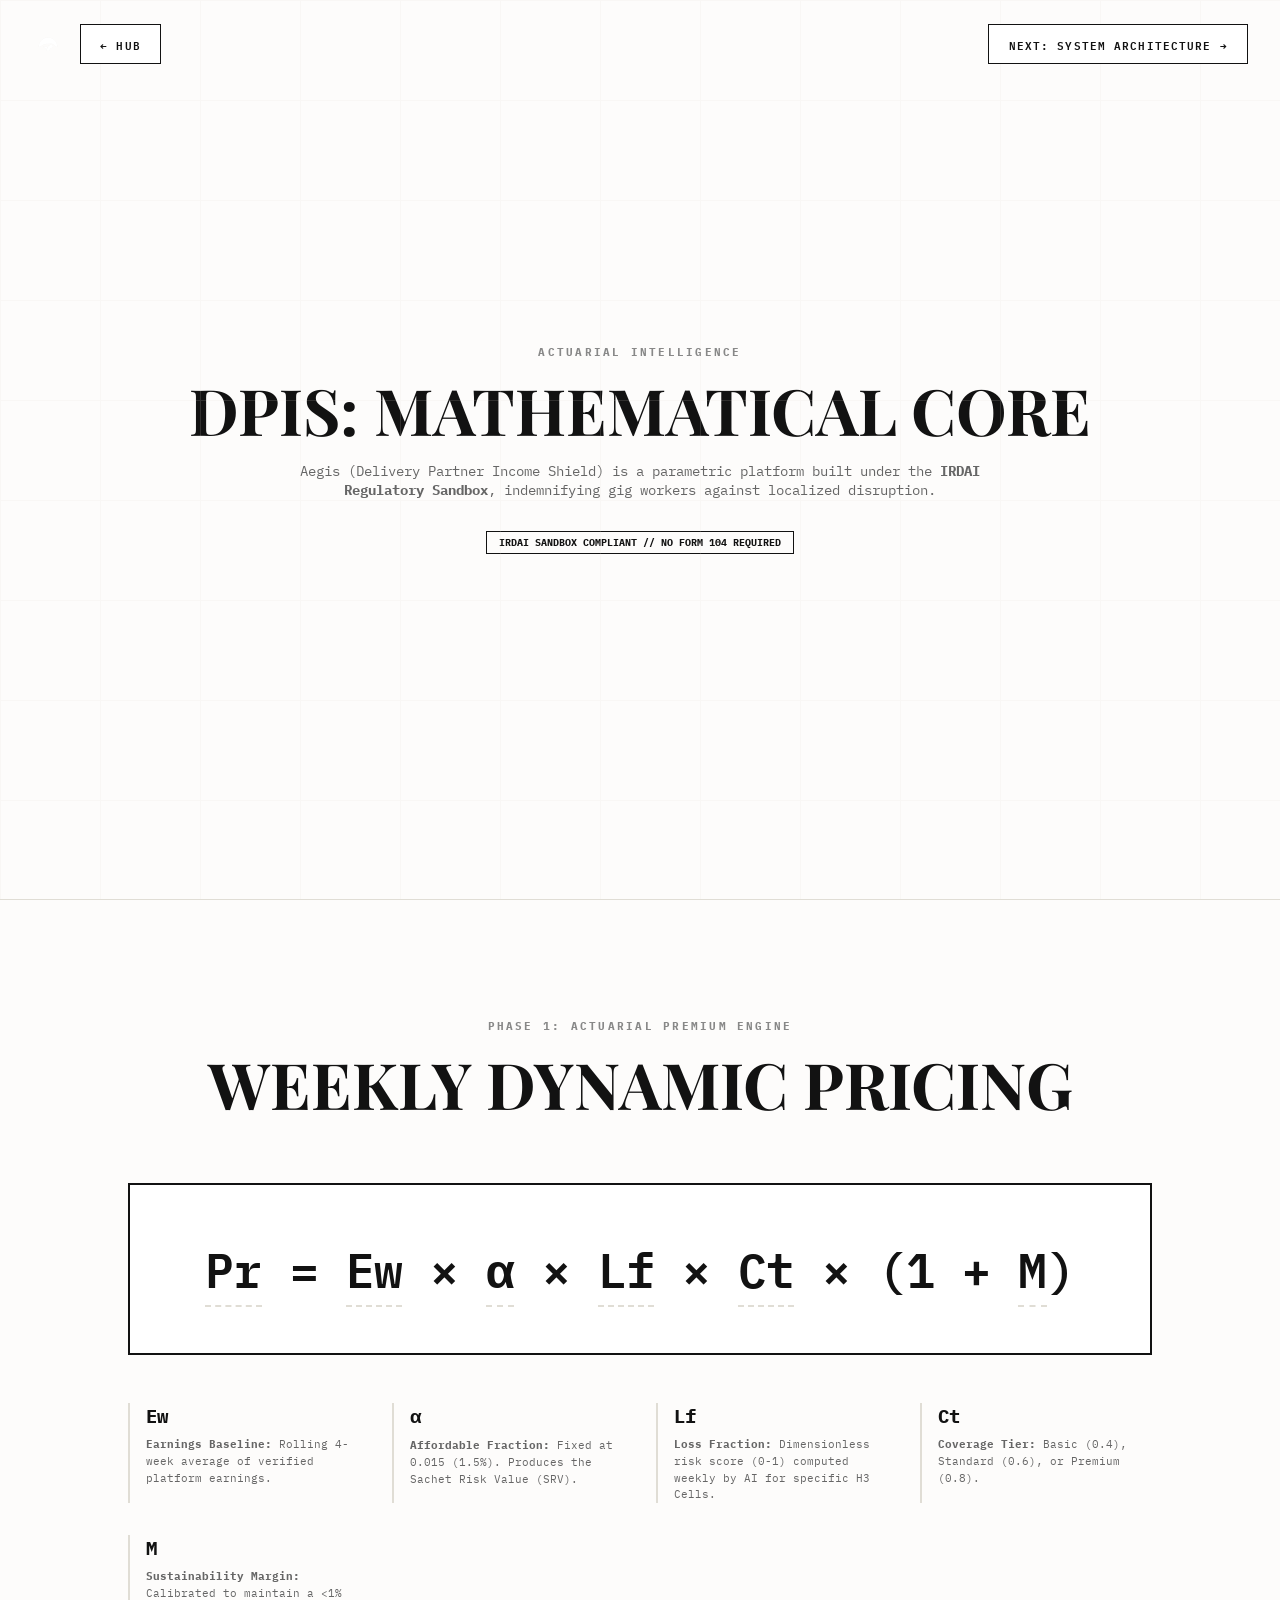
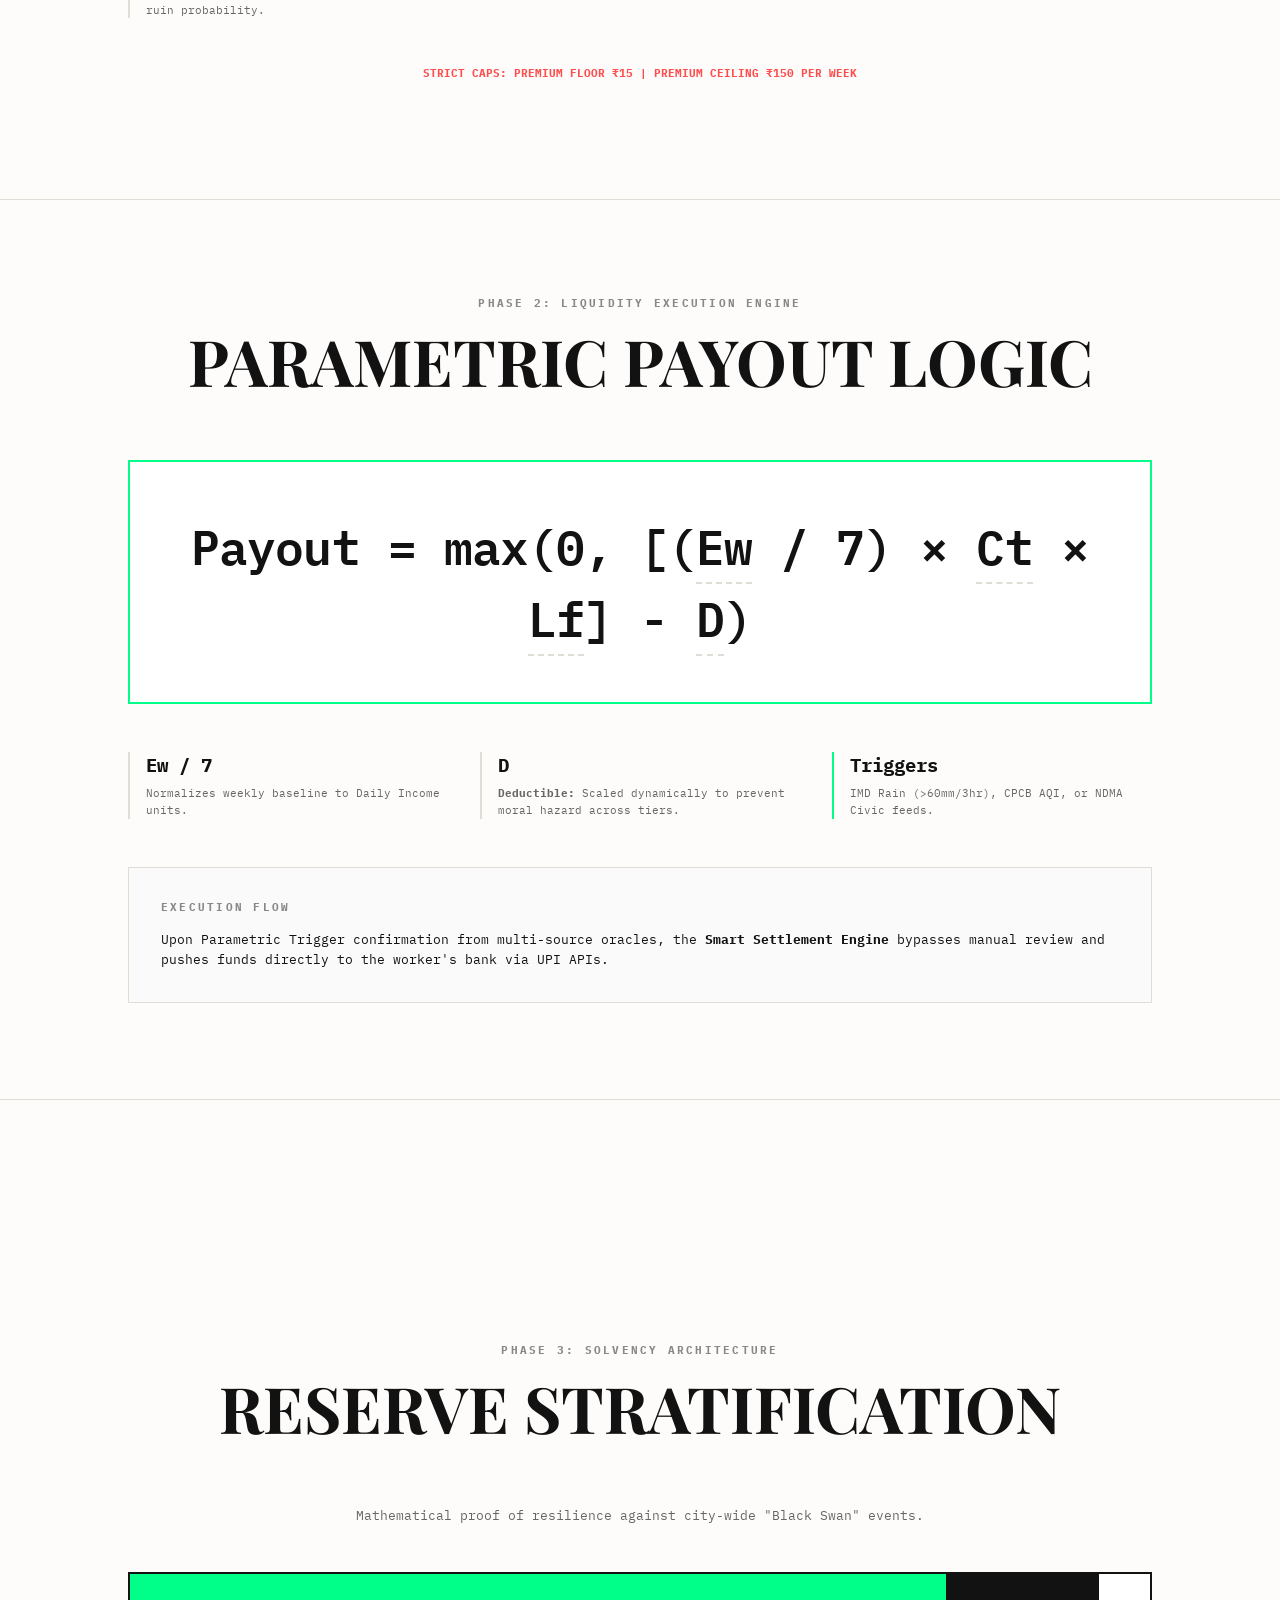
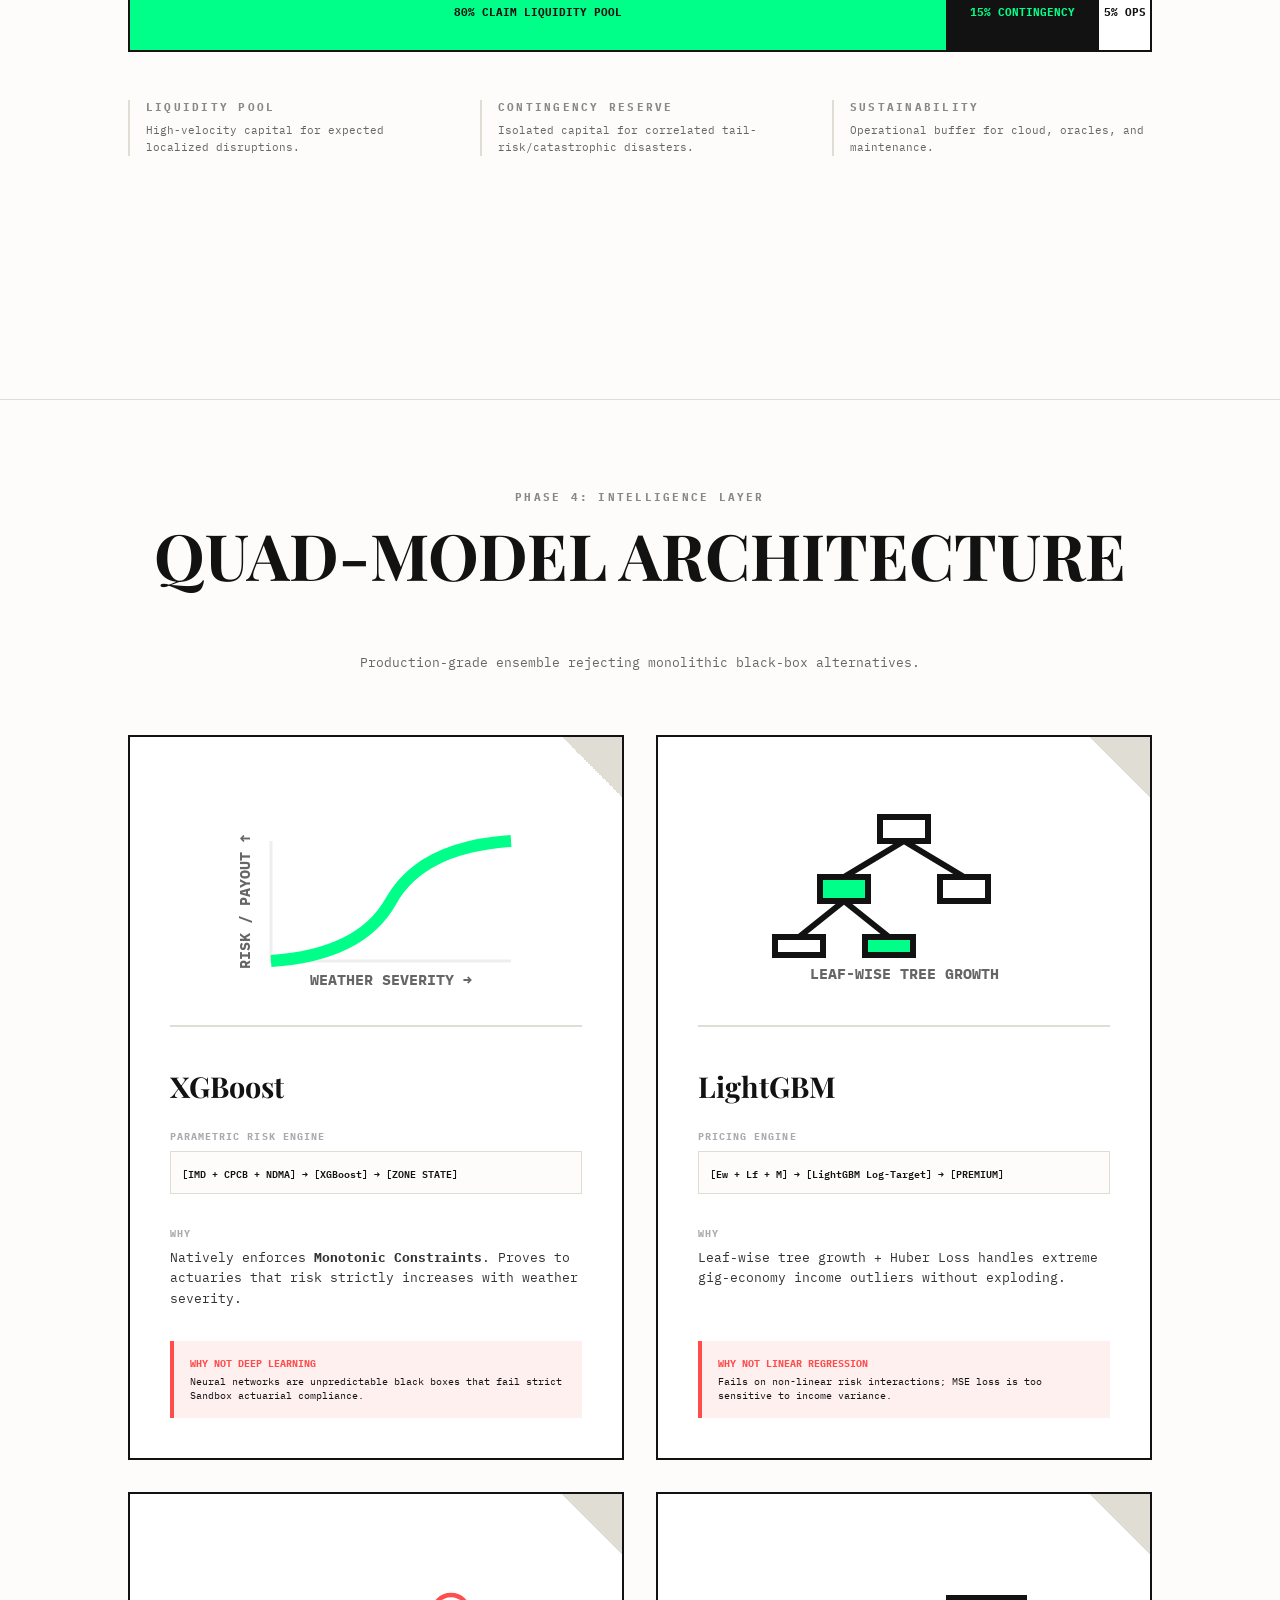
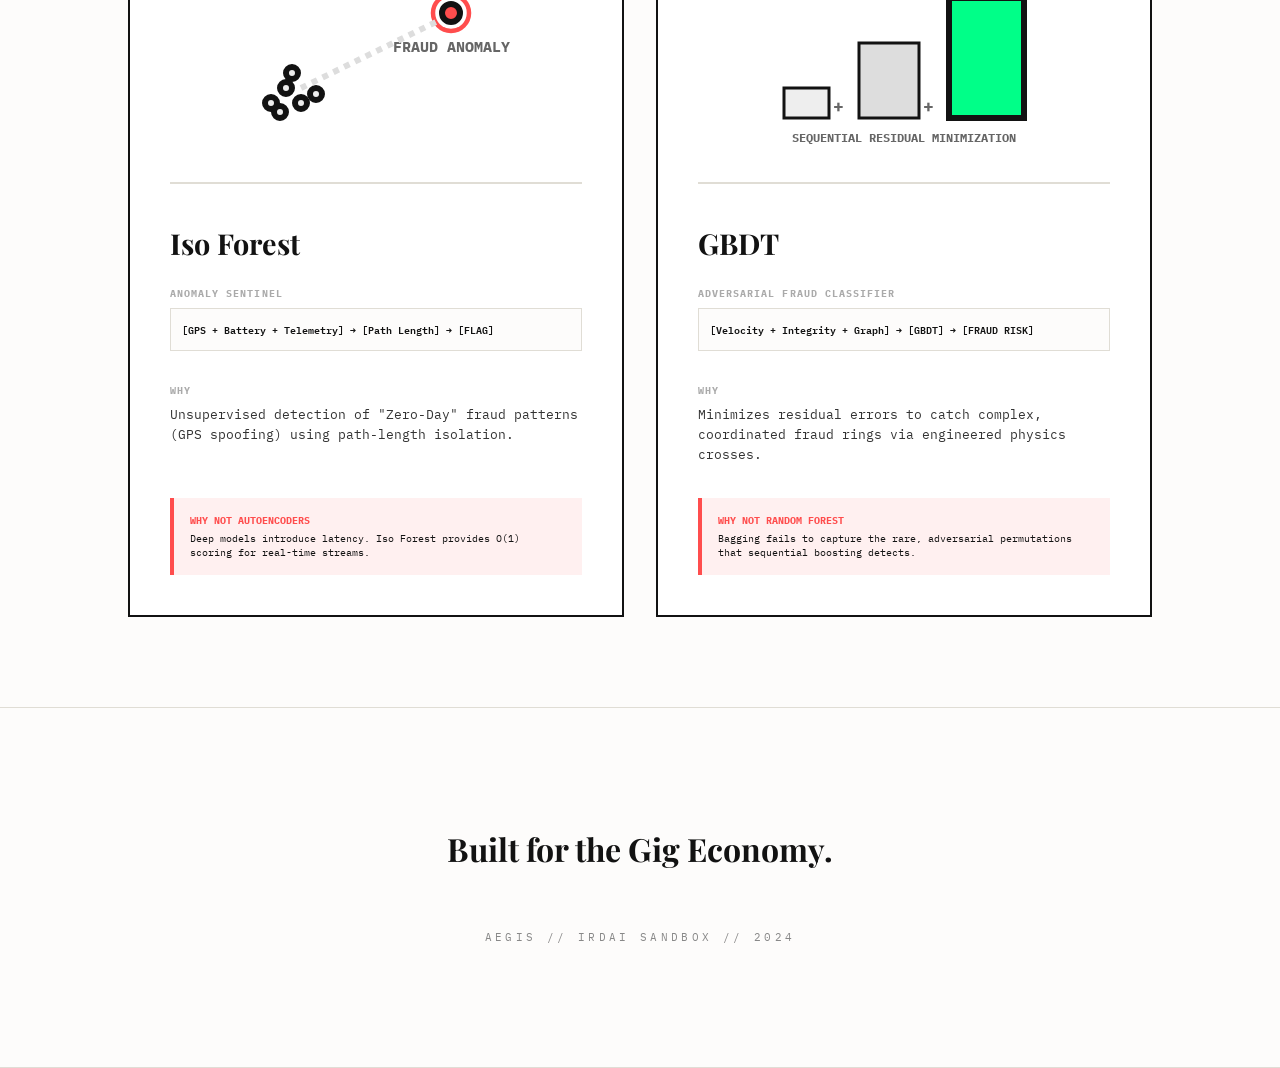
<file: actuary.html>
<!DOCTYPE html>
<html lang="en">
<head>
    <meta charset="UTF-8">
    <meta name="viewport" content="width=device-width, initial-scale=1.0">
    <title>Aegis — Actuarial & Intelligence Logic</title>
    <link rel="preconnect" href="https://fonts.googleapis.com">
    <link rel="preconnect" href="https://fonts.gstatic.com" crossorigin>
    <link href="https://fonts.googleapis.com/css2?family=IBM+Plex+Mono:wght@400;500;600&family=Playfair+Display:ital,wght@0,400..900;1,400..900&display=swap" rel="stylesheet">
    <style>
        :root {
            --bg: #fdfcfb;
            --text: #121212;
            --accent: #00ff88;
            --gray: #e0ddd5;
            --font-mono: 'IBM Plex Mono', monospace;
            --font-serif: 'Playfair Display', serif;
            --easing: cubic-bezier(0.16, 1, 0.3, 1);
        }

        * { margin: 0; padding: 0; box-sizing: border-box; }

        body {
            background-color: var(--bg);
            color: var(--text);
            font-family: var(--font-mono);
            overflow-x: hidden;
            -webkit-font-smoothing: antialiased;
        }

        .grid-overlay {
            position: fixed;
            top: 0; left: 0; width: 100%; height: 100%;
            background-image: 
                linear-gradient(to right, var(--gray) 1px, transparent 1px),
                linear-gradient(to bottom, var(--gray) 1px, transparent 1px);
            background-size: 100px 100px;
            pointer-events: none;
            opacity: 0.15;
            z-index: 100;
        }

        section {
            min-height: 100vh;
            display: flex;
            flex-direction: column;
            align-items: center;
            justify-content: center;
            padding: 5vh 10vw;
            position: relative;
            border-bottom: 1px solid var(--gray);
        }

        .reveal {
            opacity: 0;
            transform: translateY(40px);
            transition: all 1s var(--easing);
        }

        .reveal.active {
            opacity: 1;
            transform: translateY(0);
        }

        h2 {
            font-family: var(--font-serif);
            font-size: clamp(2.5rem, 5vw, 4rem);
            line-height: 1.1;
            margin-bottom: 4rem;
            text-align: center;
        }

        .container {
            width: 100%;
            max-width: 1100px;
            margin: 0 auto;
        }

        .label {
            font-size: 0.7rem;
            font-weight: 700;
            text-transform: uppercase;
            letter-spacing: 0.2em;
            color: #888;
            margin-bottom: 1rem;
            display: block;
            text-align: center;
        }

        /* ── Formula Styling ── */
        .formula-box {
            background: #fff;
            border: 2px solid var(--text);
            padding: 3rem;
            text-align: center;
            position: relative;
            margin-bottom: 3rem;
        }
        .formula-text {
            font-size: clamp(1.5rem, 4vw, 3rem);
            font-weight: 600;
            letter-spacing: -0.02em;
        }
        .formula-text span {
            position: relative;
            cursor: help;
            border-bottom: 2px dashed var(--gray);
            transition: color 0.3s;
        }
        .formula-text span:hover {
            color: var(--accent);
            border-bottom-color: var(--accent);
        }

        .variable-grid {
            display: grid;
            grid-template-columns: repeat(auto-fit, minmax(200px, 1fr));
            gap: 2rem;
            margin-top: 2rem;
        }
        .var-item {
            text-align: left;
            border-left: 2px solid var(--gray);
            padding-left: 1rem;
        }
        .var-symbol { font-weight: 800; color: var(--text); font-size: 1.2rem; margin-bottom: 0.5rem; display: block; }
        .var-desc { font-size: 0.7rem; color: #666; line-height: 1.5; }

        /* ── Solvency Bars ── */
        .solvency-chart {
            width: 100%;
            height: 80px;
            display: flex;
            border: 2px solid var(--text);
            overflow: hidden;
            margin: 3rem 0;
        }
        .chart-segment {
            height: 100%;
            display: flex;
            align-items: center;
            justify-content: center;
            font-size: 0.7rem;
            font-weight: 700;
            transition: width 1s var(--easing);
        }

        /* ── Model Cards ── */
        .model-grid {
            display: grid;
            grid-template-columns: repeat(2, 1fr);
            gap: 2rem;
            width: 100%;
        }
        .model-card {
            border: 2px solid var(--text);
            padding: 2.5rem;
            background: #fff;
            text-align: left;
            display: flex;
            flex-direction: column;
            justify-content: space-between;
            position: relative;
            overflow: hidden;
        }
        .model-card::before {
            content: '';
            position: absolute;
            top: 0; right: 0;
            width: 60px; height: 60px;
            background: linear-gradient(45deg, transparent 50%, var(--gray) 50%);
        }
        .model-card h3 {
            font-family: var(--font-serif);
            font-size: 1.8rem;
            margin-bottom: 1.5rem;
            display: flex;
            align-items: center;
            gap: 1rem;
        }
        .model-icon {
            width: 100%;
            height: 180px;
            stroke: var(--text);
            stroke-width: 2;
            fill: none;
        }
        .model-icon text {
            stroke: none !important;
            fill: #666;
            font-family: var(--font-mono);
            font-weight: 700;
        }
        .model-section {
            margin-bottom: 2rem;
        }
        .model-section label {
            display: block;
            font-size: 0.65rem;
            font-weight: 800;
            color: #aaa;
            margin-bottom: 0.5rem;
            text-transform: uppercase;
            letter-spacing: 0.1em;
        }
        .model-section p {
            font-size: 0.8rem;
            line-height: 1.6;
            color: #333;
        }
        .pipeline-viz {
            font-size: 0.6rem;
            background: #fdfcfb;
            padding: 0.7rem;
            border: 1px solid var(--gray);
            font-weight: 600;
            margin-top: 0.5rem;
            font-family: var(--font-mono);
            color: var(--text);
        }
        .why-not {
            background: #fff0f0;
            padding: 1rem;
            border-left: 4px solid #ff4d4d;
            margin-top: auto;
        }
        .why-not label {
            color: #ff4d4d;
            font-size: 0.6rem;
            font-weight: 900;
            text-transform: uppercase;
            display: block;
            margin-bottom: 4px;
        }

        .viz-box {
            height: 250px;
            width: 100%;
            margin-bottom: 2.5rem;
            border-bottom: 2px solid var(--gray);
            display: flex;
            align-items: center;
            justify-content: center;
            background: #fff;
            padding: 1rem;
        }

        .nav-back {
            position: fixed; top: 1.5rem; left: 2rem; z-index: 200;
            display: flex; align-items: center; gap: 1rem;
        }
        .nav-btn {
            color: var(--text); text-decoration: none; font-size: 0.7rem; font-weight: 600;
            border: 1px solid var(--text); padding: 0.6rem 1.2rem;
            background: #fff; letter-spacing: 0.1em;
            transition: all 0.3s var(--easing);
            display: flex; align-items: center; gap: 8px;
        }
        .nav-btn:hover { background: var(--text); color: var(--accent); }
        .nav-logo {
            width: 32px; height: 32px; filter: invert(1);
        }

        .regulatory-badge {
            display: inline-block;
            border: 1px solid var(--text);
            padding: 4px 12px;
            font-size: 0.6rem;
            font-weight: 700;
            margin-top: 2rem;
        }

    </style>
</head>
<body>
    <div class="grid-overlay"></div>
    <div class="nav-back">
        <img src="logo.png" alt="Aegis Logo" class="nav-logo">
        <a href="index.html" class="nav-btn">← HUB</a>
    </div>
    <a href="arch.html" class="nav-btn" style="position: fixed; top: 1.5rem; right: 2rem; z-index: 200;">NEXT: SYSTEM ARCHITECTURE →</a>

    <!-- Introduction -->
    <section>
        <div class="reveal container">
            <span class="label">Actuarial Intelligence</span>
            <h2 style="margin-bottom: 1rem;">DPIS: MATHEMATICAL CORE</h2>
            <p style="text-align: center; max-width: 700px; margin: 0 auto; color: #666; font-size: 0.9rem;">
                Aegis (Delivery Partner Income Shield) is a parametric platform built under the <b>IRDAI Regulatory Sandbox</b>, indemnifying gig workers against localized disruption.
            </p>
            <center><div class="regulatory-badge">IRDAI SANDBOX COMPLIANT // NO FORM 104 REQUIRED</div></center>
        </div>
    </section>

    <!-- Phase 1: Premium Engine -->
    <section>
        <div class="reveal container">
            <span class="label">Phase 1: Actuarial Premium Engine</span>
            <h2>WEEKLY DYNAMIC PRICING</h2>
            <div class="formula-box">
                <div class="formula-text">
                    <span>Pr</span> = <span>Ew</span> × <span>α</span> × <span>Lf</span> × <span>Ct</span> × (1 + <span>M</span>)
                </div>
            </div>
            <div class="variable-grid">
                <div class="var-item">
                    <span class="var-symbol">Ew</span>
                    <p class="var-desc"><b>Earnings Baseline:</b> Rolling 4-week average of verified platform earnings.</p>
                </div>
                <div class="var-item">
                    <span class="var-symbol">α</span>
                    <p class="var-desc"><b>Affordable Fraction:</b> Fixed at 0.015 (1.5%). Produces the Sachet Risk Value (SRV).</p>
                </div>
                <div class="var-item">
                    <span class="var-symbol">Lf</span>
                    <p class="var-desc"><b>Loss Fraction:</b> Dimensionless risk score (0-1) computed weekly by AI for specific H3 Cells.</p>
                </div>
                <div class="var-item">
                    <span class="var-symbol">Ct</span>
                    <p class="var-desc"><b>Coverage Tier:</b> Basic (0.4), Standard (0.6), or Premium (0.8).</p>
                </div>
                <div class="var-item">
                    <span class="var-symbol">M</span>
                    <p class="var-desc"><b>Sustainability Margin:</b> Calibrated to maintain a &lt;1% ruin probability.</p>
                </div>
            </div>
            <p style="margin-top: 3rem; font-size: 0.7rem; font-weight: 700; color: #ff4d4d; text-align: center;">
                STRICT CAPS: PREMIUM FLOOR ₹15 | PREMIUM CEILING ₹150 PER WEEK
            </p>
        </div>
    </section>

    <!-- Phase 2: Liquidity Engine -->
    <section>
        <div class="reveal container">
            <span class="label">Phase 2: Liquidity Execution Engine</span>
            <h2>PARAMETRIC PAYOUT LOGIC</h2>
            <div class="formula-box" style="border-color: var(--accent);">
                <div class="formula-text">
                    Payout = max(0, [(<span>Ew</span> / 7) × <span>Ct</span> × <span>Lf</span>] - <span>D</span>)
                </div>
            </div>
            <div class="variable-grid" style="grid-template-columns: 1fr 1fr 1fr;">
                <div class="var-item">
                    <span class="var-symbol">Ew / 7</span>
                    <p class="var-desc">Normalizes weekly baseline to Daily Income units.</p>
                </div>
                <div class="var-item">
                    <span class="var-symbol">D</span>
                    <p class="var-desc"><b>Deductible:</b> Scaled dynamically to prevent moral hazard across tiers.</p>
                </div>
                <div class="var-item" style="border-left-color: var(--accent);">
                    <span class="var-symbol">Triggers</span>
                    <p class="var-desc">IMD Rain (>60mm/3hr), CPCB AQI, or NDMA Civic feeds.</p>
                </div>
            </div>
            <div style="margin-top: 3rem; background: #fafafa; padding: 2rem; border: 1px solid var(--gray);">
                <div class="label" style="text-align: left;">Execution Flow</div>
                <p style="font-size: 0.8rem; line-height: 1.6;">
                    Upon Parametric Trigger confirmation from multi-source oracles, the <b>Smart Settlement Engine</b> bypasses manual review and pushes funds directly to the worker's bank via UPI APIs.
                </p>
            </div>
        </div>
    </section>

    <!-- Phase 3: Solvency -->
    <section>
        <div class="reveal container">
            <span class="label">Phase 3: Solvency Architecture</span>
            <h2>RESERVE STRATIFICATION</h2>
            <p style="text-align: center; font-size: 0.8rem; color: #666; margin-bottom: 2rem;">
                Mathematical proof of resilience against city-wide "Black Swan" events.
            </p>
            
            <div class="solvency-chart">
                <div class="chart-segment" style="width: 80%; background: var(--accent);">80% CLAIM LIQUIDITY POOL</div>
                <div class="chart-segment" style="width: 15%; background: var(--text); color: var(--accent);">15% CONTINGENCY</div>
                <div class="chart-segment" style="width: 5%; background: #fff;">5% OPS</div>
            </div>

            <div class="variable-grid" style="grid-template-columns: 1fr 1fr 1fr;">
                <div class="var-item">
                    <label class="label" style="text-align: left; margin-bottom: 0.5rem;">Liquidity Pool</label>
                    <p class="var-desc">High-velocity capital for expected localized disruptions.</p>
                </div>
                <div class="var-item">
                    <label class="label" style="text-align: left; margin-bottom: 0.5rem;">Contingency Reserve</label>
                    <p class="var-desc">Isolated capital for correlated tail-risk/catastrophic disasters.</p>
                </div>
                <div class="var-item">
                    <label class="label" style="text-align: left; margin-bottom: 0.5rem;">Sustainability</label>
                    <p class="var-desc">Operational buffer for cloud, oracles, and maintenance.</p>
                </div>
            </div>
        </div>
    </section>

    <!-- Phase 4: Intelligence Layer -->
    <section style="min-height: auto; padding: 10vh 10vw;">
        <div class="reveal container">
            <span class="label">Phase 4: Intelligence Layer</span>
            <h2>QUAD-MODEL ARCHITECTURE</h2>
            <p style="text-align: center; font-size: 0.8rem; color: #666; margin-bottom: 4rem;">
                Production-grade ensemble rejecting monolithic black-box alternatives.
            </p>

            <div class="model-grid">
                <!-- XGBoost -->
                <div class="model-card">
                    <div class="viz-box">
                        <svg viewBox="0 0 100 60" class="model-icon">
                            <!-- Background Grid -->
                            <path d="M15,10 L15,50 L95,50" stroke="#eee" stroke-width="1" />
                            <!-- Monotonic Curve -->
                            <path d="M15,50 Q45,48 55,30 T95,10" stroke-dasharray="2,2" stroke-width="1" />
                            <path d="M15,50 Q45,48 55,30 T95,10" stroke="var(--accent)" stroke-width="4"/>
                            <text x="55" y="58" font-size="5" text-anchor="middle">WEATHER SEVERITY →</text>
                            <text x="8" y="30" font-size="5" text-anchor="middle" transform="rotate(-90 8,30)">RISK / PAYOUT ↑</text>
                        </svg>
                    </div>
                    <h3>XGBoost</h3>
                    <div class="model-section">
                        <label>Parametric Risk Engine</label>
                        <div class="pipeline-viz">[IMD + CPCB + NDMA] → [XGBoost] → [ZONE STATE]</div>
                    </div>
                    <div class="model-section">
                        <label>Why</label>
                        <p>Natively enforces <b>Monotonic Constraints</b>. Proves to actuaries that risk strictly increases with weather severity.</p>
                    </div>
                    <div class="why-not">
                        <label>Why Not Deep Learning</label>
                        <p style="font-size: 0.65rem;">Neural networks are unpredictable black boxes that fail strict Sandbox actuarial compliance.</p>
                    </div>
                </div>

                <!-- LightGBM -->
                <div class="model-card">
                    <div class="viz-box">
                        <svg viewBox="0 0 100 60" class="model-icon">
                            <!-- Root -->
                            <rect x="42" y="2" width="16" height="8" stroke-width="2" />
                            <path d="M50,10 L30,22 M50,10 L70,22" stroke-width="2" />
                            <!-- Layer 1 -->
                            <rect x="22" y="22" width="16" height="8" fill="var(--accent)" stroke-width="2" />
                            <rect x="62" y="22" width="16" height="8" stroke-width="2" />
                            <path d="M30,30 L15,42 M30,30 L45,42" stroke-width="2" />
                            <!-- Layer 2 (Leaf growth) -->
                            <rect x="7" y="42" width="16" height="6" stroke-width="2" />
                            <rect x="37" y="42" width="16" height="6" fill="var(--accent)" stroke-width="2" />
                            <text x="50" y="56" font-size="5" text-anchor="middle">LEAF-WISE TREE GROWTH</text>
                        </svg>
                    </div>
                    <h3>LightGBM</h3>
                    <div class="model-section">
                        <label>Pricing Engine</label>
                        <div class="pipeline-viz">[Ew + Lf + M] → [LightGBM Log-Target] → [PREMIUM]</div>
                    </div>
                    <div class="model-section">
                        <label>Why</label>
                        <p>Leaf-wise tree growth + Huber Loss handles extreme gig-economy income outliers without exploding.</p>
                    </div>
                    <div class="why-not">
                        <label>Why Not Linear Regression</label>
                        <p style="font-size: 0.65rem;">Fails on non-linear risk interactions; MSE loss is too sensitive to income variance.</p>
                    </div>
                </div>

                <!-- Isolation Forest -->
                <div class="model-card">
                    <div class="viz-box">
                        <svg viewBox="0 0 100 60" class="model-icon">
                            <!-- Cluster -->
                            <circle cx="20" cy="40" r="2" fill="#eee" /><circle cx="25" cy="45" r="2" fill="#eee" />
                            <circle cx="15" cy="45" r="2" fill="#eee" /><circle cx="22" cy="35" r="2" fill="#eee" />
                            <circle cx="30" cy="42" r="2" fill="#eee" /><circle cx="18" cy="48" r="2" fill="#eee" />
                            <!-- The Anomaly -->
                            <circle cx="75" cy="15" r="6" fill="none" stroke="#ff4d4d" stroke-width="1.5" />
                            <circle cx="75" cy="15" r="3" fill="#ff4d4d" />
                            <text x="75" y="28" font-size="5" text-anchor="middle" fill="#ff4d4d">FRAUD ANOMALY</text>
                            <path d="M25,40 L70,18" stroke="#ddd" stroke-dasharray="2,2" />
                        </svg>
                    </div>
                    <h3>Iso Forest</h3>
                    <div class="model-section">
                        <label>Anomaly Sentinel</label>
                        <div class="pipeline-viz">[GPS + Battery + Telemetry] → [Path Length] → [FLAG]</div>
                    </div>
                    <div class="model-section">
                        <label>Why</label>
                        <p>Unsupervised detection of "Zero-Day" fraud patterns (GPS spoofing) using path-length isolation.</p>
                    </div>
                    <div class="why-not">
                        <label>Why Not Autoencoders</label>
                        <p style="font-size: 0.65rem;">Deep models introduce latency. Iso Forest provides O(1) scoring for real-time streams.</p>
                    </div>
                </div>

                <!-- GBDT -->
                <div class="model-card">
                    <div class="viz-box">
                        <svg viewBox="0 0 100 60" class="model-icon">
                            <rect x="10" y="40" width="15" height="10" fill="#eee" stroke-width="1" />
                            <text x="28" y="48" font-size="6" text-anchor="middle">+</text>
                            <rect x="35" y="25" width="20" height="25" fill="#ddd" stroke-width="1" />
                            <text x="58" y="48" font-size="6" text-anchor="middle">+</text>
                            <rect x="65" y="10" width="25" height="40" fill="var(--accent)" stroke-width="2" />
                            <text x="50" y="58" font-size="4" text-anchor="middle">SEQUENTIAL RESIDUAL MINIMIZATION</text>
                        </svg>
                    </div>
                    <h3>GBDT</h3>
                    <div class="model-section">
                        <label>Adversarial Fraud Classifier</label>
                        <div class="pipeline-viz">[Velocity + Integrity + Graph] → [GBDT] → [FRAUD RISK]</div>
                    </div>
                    <div class="model-section">
                        <label>Why</label>
                        <p>Minimizes residual errors to catch complex, coordinated fraud rings via engineered physics crosses.</p>
                    </div>
                    <div class="why-not">
                        <label>Why Not Random Forest</label>
                        <p style="font-size: 0.65rem;">Bagging fails to capture the rare, adversarial permutations that sequential boosting detects.</p>
                    </div>
                </div>
            </div>
        </div>
    </section>

    <!-- Footer -->
    <section style="min-height: 40vh;">
        <div class="reveal container" style="text-align: center;">
            <h2 style="font-size: 2rem;">Built for the Gig Economy.</h2>
            <p style="color: #888; font-size: 0.7rem; letter-spacing: 0.3em; margin-top: 2rem;">AEGIS // IRDAI SANDBOX // 2024</p>
        </div>
    </section>

    <script>
        const observer = new IntersectionObserver((entries) => {
            entries.forEach(entry => {
                if (entry.isIntersecting) {
                    entry.target.classList.add('active');
                }
            });
        }, { threshold: 0.1 });

        document.querySelectorAll('.reveal').forEach(el => observer.observe(el));
    </script>
</body>
</html>
</file>
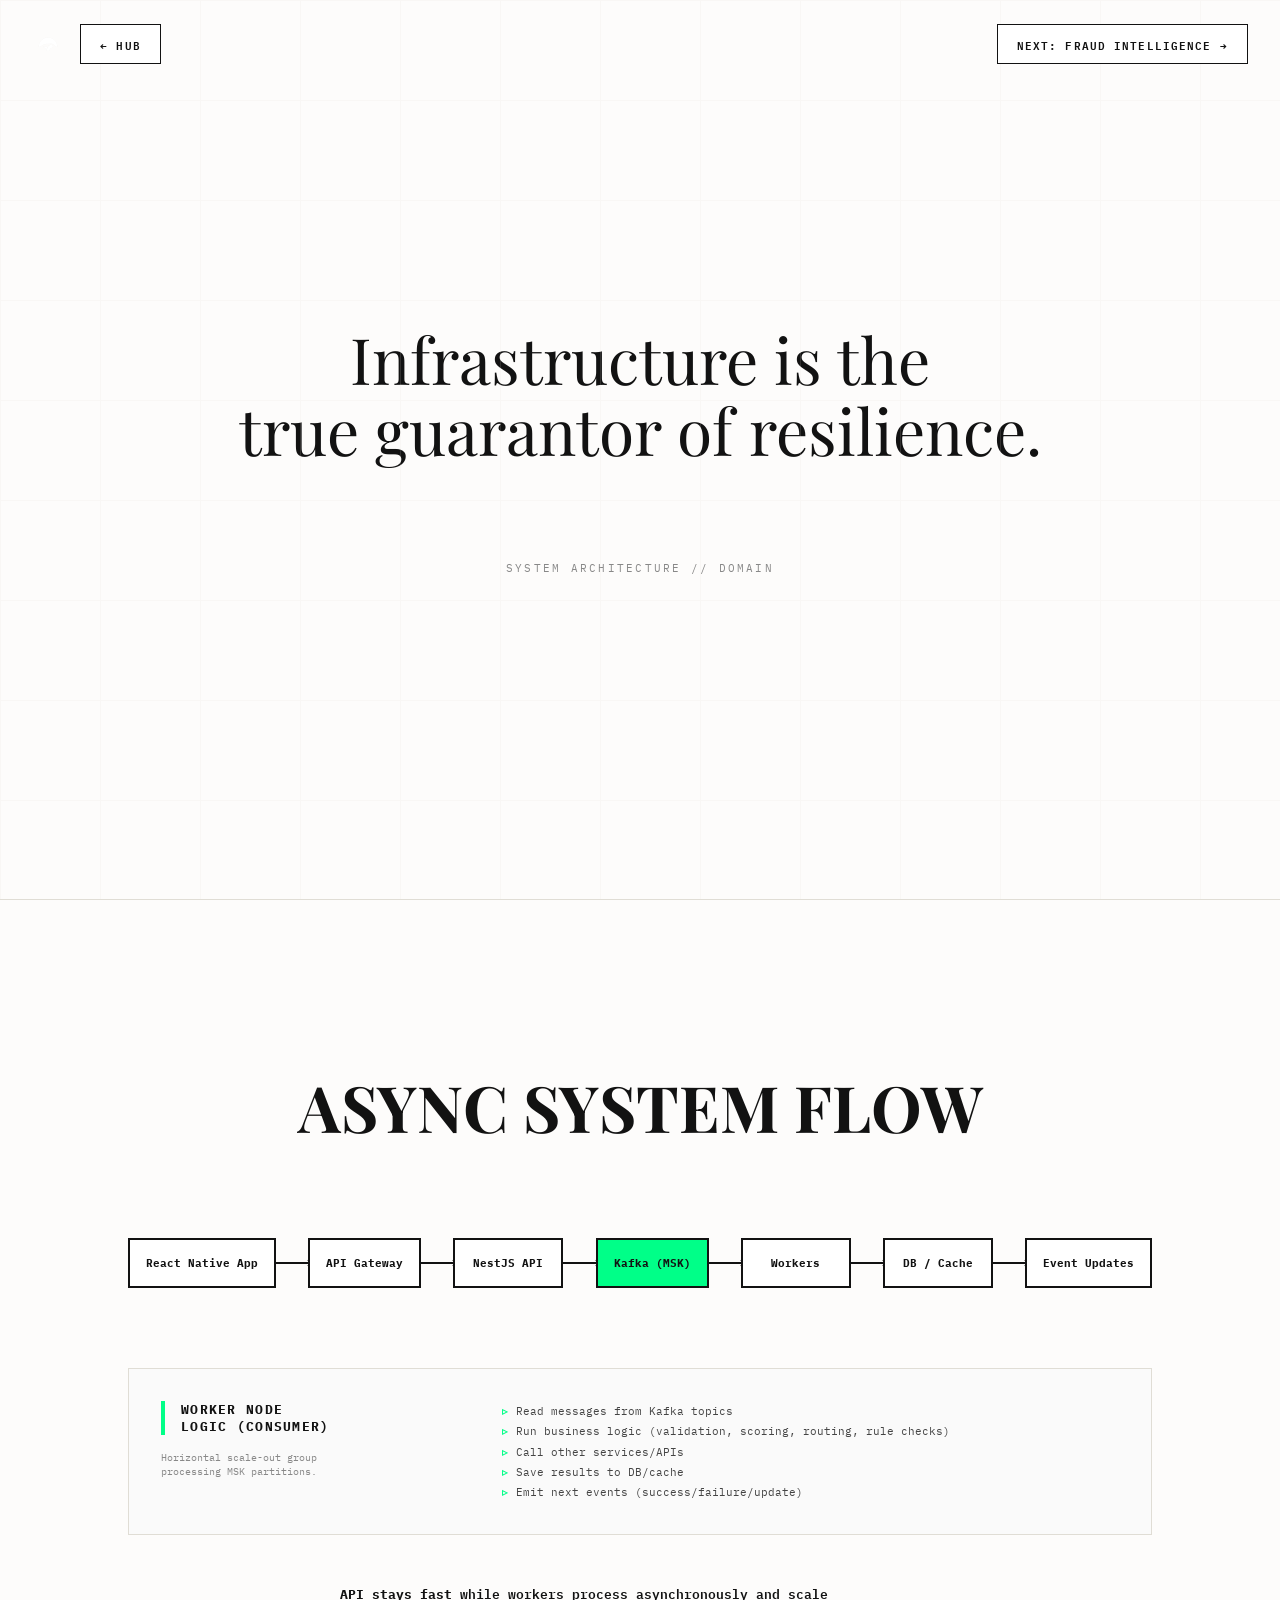
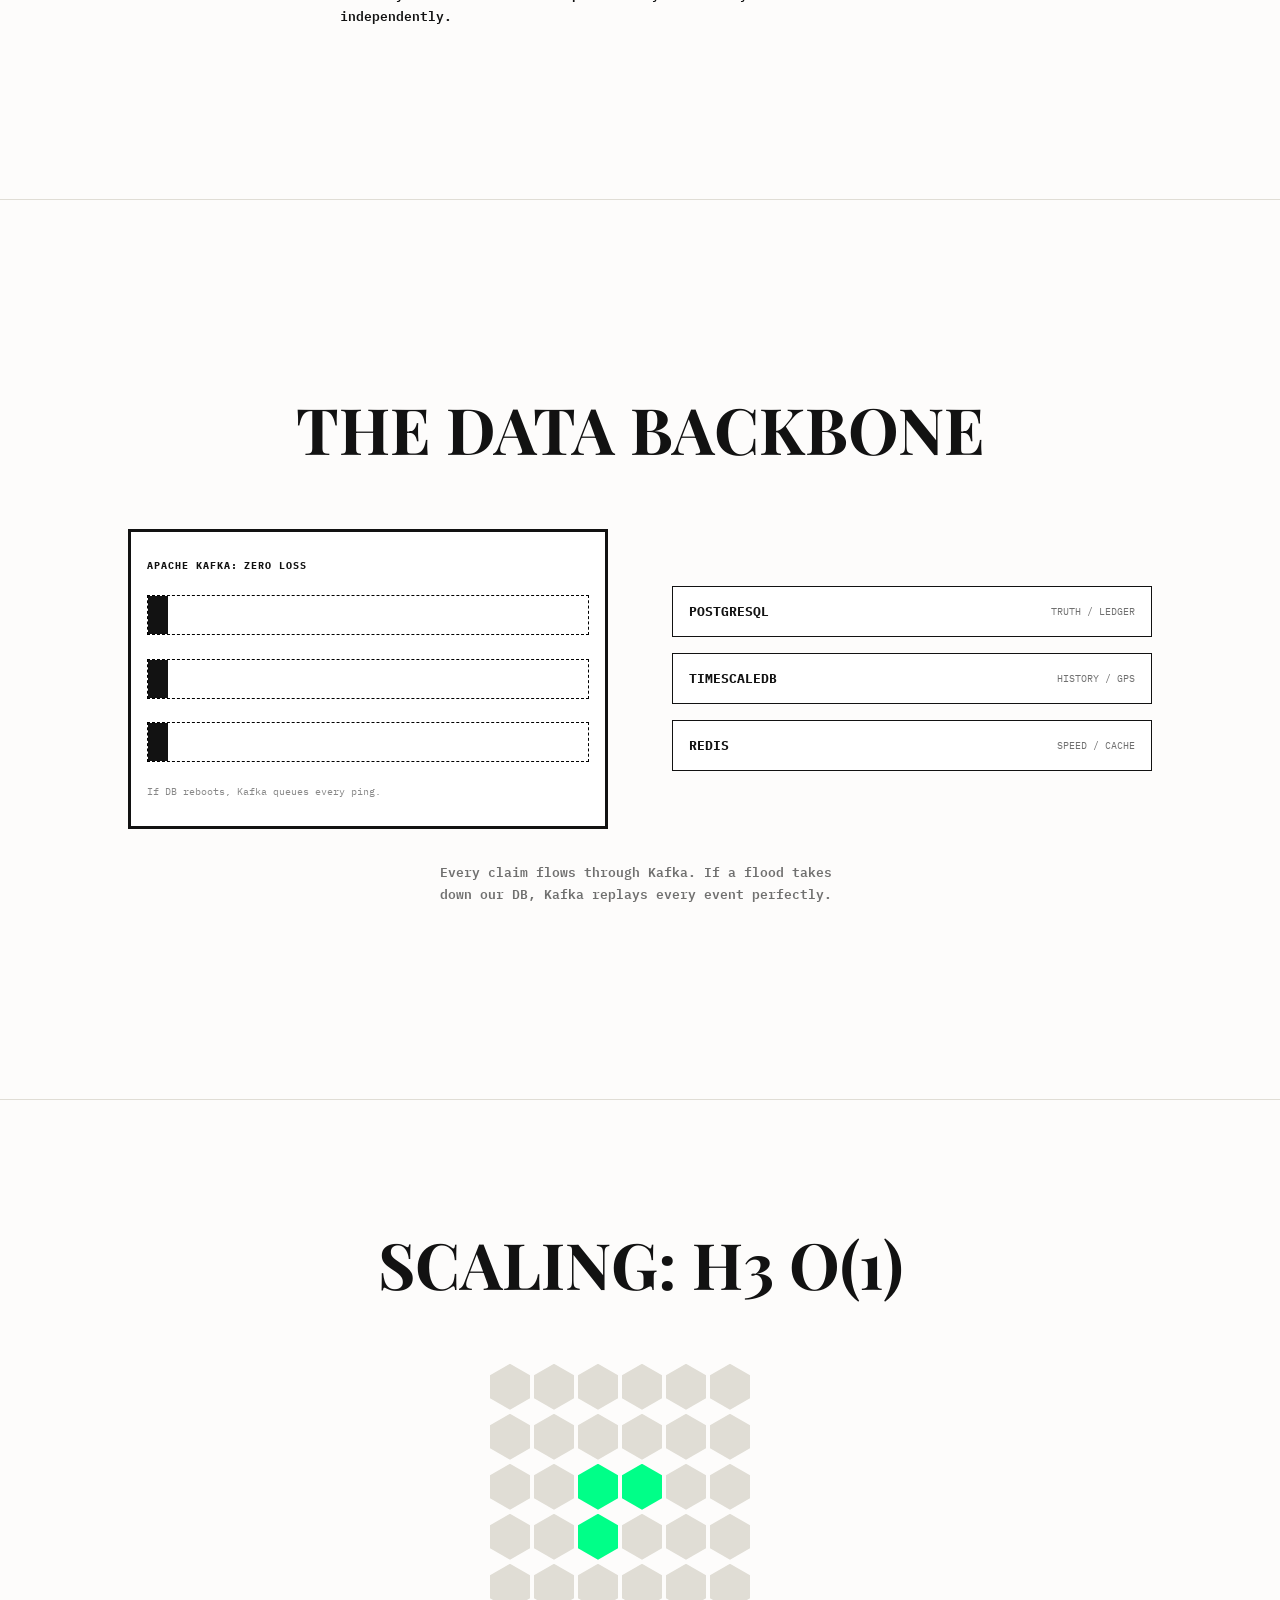
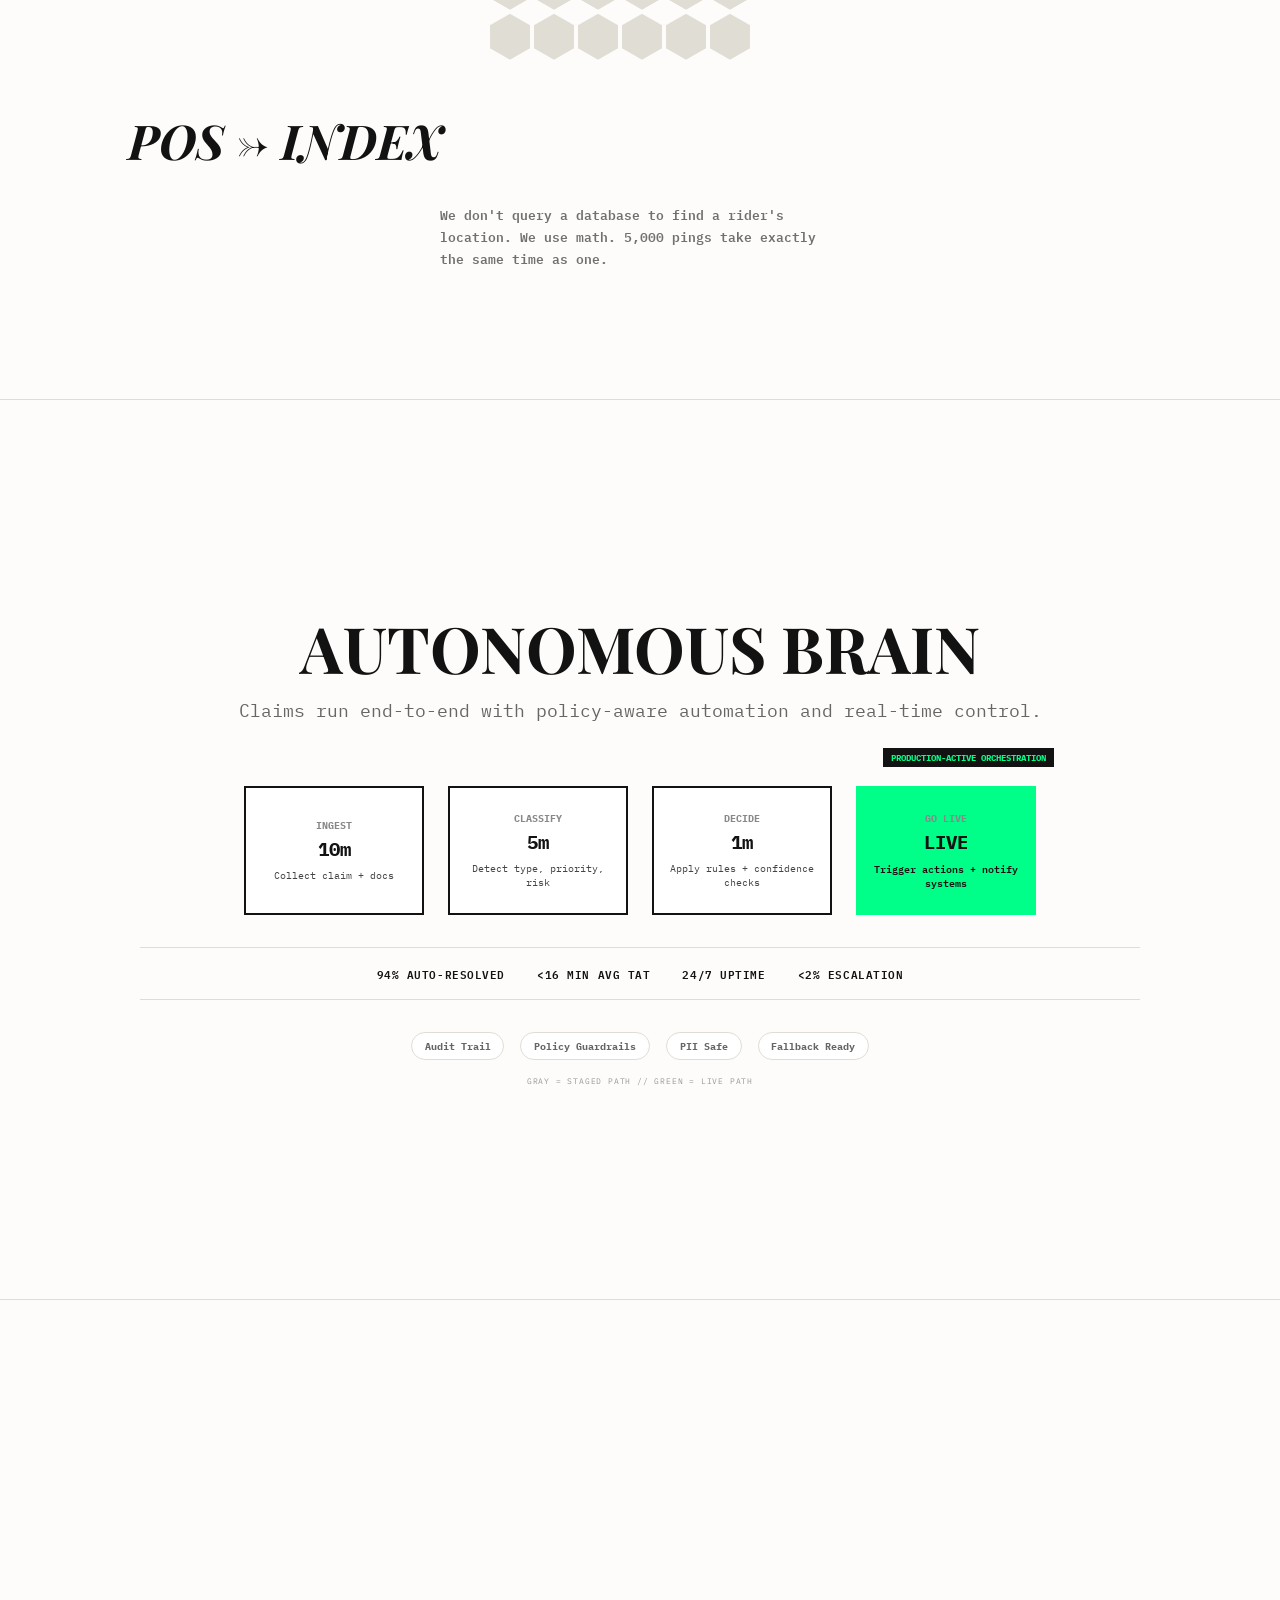
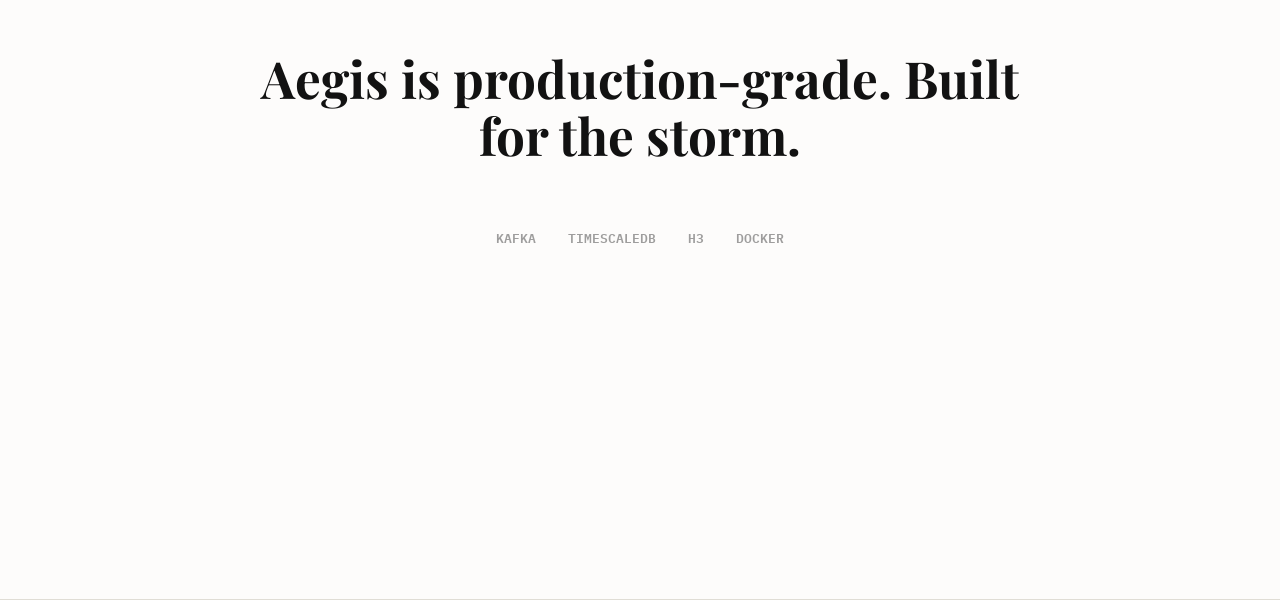
<file: arch.html>
<!DOCTYPE html>
<html lang="en">
<head>
    <meta charset="UTF-8">
    <meta name="viewport" content="width=device-width, initial-scale=1.0">
    <title>Aegis — Infrastructure Narrative</title>
    <link rel="preconnect" href="https://fonts.googleapis.com">
    <link rel="preconnect" href="https://fonts.gstatic.com" crossorigin>
    <link href="https://fonts.googleapis.com/css2?family=IBM+Plex+Mono:wght@400;500;600&family=Playfair+Display:ital,wght@0,400..900;1,400..900&display=swap" rel="stylesheet">
    <style>
        :root {
            --bg: #fdfcfb;
            --text: #121212;
            --accent: #00ff88;
            --gray: #e0ddd5;
            --font-mono: 'IBM Plex Mono', monospace;
            --font-serif: 'Playfair Display', serif;
            --easing: cubic-bezier(0.16, 1, 0.3, 1);
        }

        * { margin: 0; padding: 0; box-sizing: border-box; }

        body {
            background-color: var(--bg);
            color: var(--text);
            font-family: var(--font-mono);
            overflow-x: hidden;
            -webkit-font-smoothing: antialiased;
        }

        .grid-overlay {
            position: fixed;
            top: 0; left: 0; width: 100%; height: 100%;
            background-image: 
                linear-gradient(to right, var(--gray) 1px, transparent 1px),
                linear-gradient(to bottom, var(--gray) 1px, transparent 1px);
            background-size: 100px 100px;
            pointer-events: none;
            opacity: 0.15;
            z-index: 100;
        }

        section {
            min-height: 100vh;
            display: flex;
            flex-direction: column;
            align-items: center;
            justify-content: center;
            padding: 5vh 10vw;
            position: relative;
            border-bottom: 1px solid var(--gray);
        }

        .reveal {
            opacity: 0;
            transform: translateY(40px);
            transition: all 1s var(--easing);
        }

        .reveal.active {
            opacity: 1;
            transform: translateY(0);
        }

        h2 {
            font-family: var(--font-serif);
            font-size: clamp(2.5rem, 5vw, 4rem);
            line-height: 1.1;
            margin-bottom: 4rem;
            text-align: center;
        }

        .diagram-container {
            width: 100%;
            max-width: 1200px;
            margin: 0 auto;
            position: relative;
        }

        /* ── Visual 1: The Full Stack Chain ── */
        .stack-chain {
            display: flex;
            justify-content: space-between;
            align-items: center;
            width: 100%;
            position: relative;
            padding: 4rem 0;
        }

        .stack-node {
            border: 2px solid var(--text);
            padding: 1.5rem;
            background: #fff;
            width: 200px;
            text-align: center;
            position: relative;
            z-index: 2;
        }

        .stack-node label { font-size: 0.6rem; font-weight: 600; text-transform: uppercase; color: #888; display: block; margin-bottom: 8px; }
        .stack-node span { font-weight: 600; font-size: 1rem; }

        .chain-line {
            position: absolute;
            height: 2px;
            background: var(--text);
            top: 50%;
            left: 0;
            width: 100%;
            z-index: 1;
        }

        /* ── Visual 2: The Data Backbone (Kafka + DBs) ── */
        .backbone-grid {
            display: grid;
            grid-template-columns: 1fr 1fr;
            gap: 4rem;
            align-items: center;
        }

        .kafka-node {
            height: 300px;
            border: 3px solid var(--text);
            display: flex;
            flex-direction: column;
            justify-content: space-around;
            padding: 1rem;
            background: #fff;
        }

        .kafka-topic { height: 40px; border: 1px dashed #000; position: relative; overflow: hidden; }
        .event-pips { 
            position: absolute; height: 100%; width: 20px; background: var(--text); 
            animation: moveRight 1.5s infinite linear;
        }
        @keyframes moveRight { from { left: -20px; } to { left: 100%; } }

        .storage-triad {
            display: grid;
            grid-template-rows: repeat(3, 1fr);
            gap: 1rem;
        }

        .db-node {
            border: 1px solid var(--text);
            padding: 1rem;
            display: flex;
            justify-content: space-between;
            align-items: center;
            background: #fff;
        }

        .db-node b { font-size: 0.8rem; }
        .db-node span { font-size: 0.6rem; opacity: 0.6; }

        /* ── Visual 3: H3 Scaling ── */
        .h3-grid {
            display: flex;
            gap: 4px;
            flex-wrap: wrap;
            width: 300px;
            margin: 0 auto;
        }
        .hex {
            width: 40px; height: 46px;
            background: var(--gray);
            clip-path: polygon(50% 0%, 100% 25%, 100% 75%, 50% 100%, 0% 75%, 0% 25%);
            transition: background 0.3s;
        }
        .hex.active { background: var(--accent); }



        /* ── Navigation ── */
        .nav-back {
            position: fixed; top: 1.5rem; left: 2rem; z-index: 200;
            display: flex; align-items: center; gap: 1rem;
        }
        .nav-btn {
            color: var(--text); text-decoration: none; font-size: 0.7rem; font-weight: 600;
            border: 1px solid var(--text); padding: 0.6rem 1.2rem;
            background: #fff; letter-spacing: 0.1em;
            transition: all 0.3s var(--easing);
            display: flex; align-items: center; gap: 8px;
        }
        .nav-btn:hover { background: var(--text); color: var(--accent); }
        .nav-logo {
            width: 32px; height: 32px; filter: invert(1);
        }

        .caption { 
            margin-top: 2rem; font-size: 0.8rem; font-weight: 600; 
            max-width: 400px; margin-left: auto; margin-right: auto;
            color: rgba(18,18,18,0.6);
        }

        /* ── Autonomous Brain Slide Components ── */
        .kpi-strip {
            display: flex;
            justify-content: center;
            gap: 2rem;
            margin: 2rem 0;
            padding: 1rem;
            border-top: 1px solid var(--gray);
            border-bottom: 1px solid var(--gray);
            font-size: 0.7rem;
            font-weight: 600;
            letter-spacing: 0.05em;
            color: var(--text);
        }
        .trust-chips {
            display: flex;
            gap: 1rem;
            justify-content: center;
            margin-top: 2rem;
        }
        .chip {
            font-size: 0.6rem;
            font-weight: 700;
            padding: 0.4rem 0.8rem;
            border: 1px solid var(--gray);
            border-radius: 100px;
            color: #666;
            background: #fff;
        }
        .badge {
            display: inline-block;
            background: #f0f0f0;
            padding: 0.3rem 0.6rem;
            font-size: 0.6rem;
            font-weight: 700;
            margin-top: 1.5rem;
            border-left: 3px solid var(--text);
        }
        .legend {
            font-size: 0.5rem;
            color: #999;
            margin-top: 1rem;
            text-transform: uppercase;
            letter-spacing: 0.1em;
        }
        .process-box {
            width: 180px; 
            padding: 1.5rem 1rem; 
            border: 2px solid var(--text); 
            display: flex; 
            flex-direction: column; 
            align-items: center; 
            justify-content: center; 
            background: #fff;
            transition: all 0.3s var(--easing);
            position: relative;
        }
        .process-box:hover { transform: translateY(-5px); box-shadow: 0 10px 30px rgba(0,0,0,0.05); }
        .process-box .step-label { font-size: 0.6rem; color: #888; font-weight: 700; margin-bottom: 4px; }
        .process-box .step-time { font-size: 1.2rem; font-weight: 700; margin-bottom: 8px; }
        .process-box .step-desc { font-size: 0.65rem; color: #444; line-height: 1.3; text-align: center; }
        .process-box.active { background: var(--accent); border-color: var(--accent); }
        .process-box.active .step-desc { color: var(--text); font-weight: 600; }
        
        .callout {
            position: absolute;
            top: -40px;
            right: -20px;
            background: var(--text);
            color: var(--accent);
            padding: 4px 8px;
            font-size: 0.55rem;
            font-weight: 700;
            white-space: nowrap;
        }

        /* ── System Flow Components ── */
        .flow-container {
            display: flex;
            align-items: center;
            justify-content: space-between;
            width: 100%;
            padding: 2rem 0;
            position: relative;
        }
        .flow-node {
            border: 2px solid var(--text);
            padding: 1rem;
            background: #fff;
            font-size: 0.7rem;
            font-weight: 700;
            text-align: center;
            min-width: 110px;
            position: relative;
            z-index: 2;
        }
        .flow-node.highlight {
            background: var(--accent);
            border-color: var(--text);
        }
        .flow-connector {
            flex-grow: 1;
            height: 2px;
            background: var(--text);
            position: relative;
        }
        .flow-connector::after {
            content: '→';
            position: absolute;
            right: -5px;
            top: -9px;
            font-size: 1rem;
            font-weight: 900;
        }
        .worker-expanded {
            margin-top: 3rem;
            border: 1px solid var(--gray);
            padding: 2rem;
            background: #fafafa;
            width: 100%;
            display: grid;
            grid-template-columns: 1fr 2fr;
            gap: 2rem;
            text-align: left;
        }
        .worker-title {
            font-size: 0.8rem;
            font-weight: 800;
            letter-spacing: 0.1em;
            color: var(--text);
            border-left: 4px solid var(--accent);
            padding-left: 1rem;
        }
        .worker-list {
            list-style: none;
            font-size: 0.7rem;
            line-height: 1.8;
            color: #444;
        }
        .worker-list li::before {
            content: '▹';
            margin-right: 8px;
            color: var(--accent);
            font-weight: 900;
        }

    </style>
</head>
<body>
    <div class="grid-overlay"></div>
    <div class="nav-back">
        <img src="logo.png" alt="Aegis Logo" class="nav-logo">
        <a href="index.html" class="nav-btn">← HUB</a>
    </div>
    <a href="surya/index.html" class="nav-btn" style="position: fixed; top: 1.5rem; right: 2rem; z-index: 200;">NEXT: FRAUD INTELLIGENCE →</a>

    <!-- Panel 0: The Hook -->
    <section>
        <h2 class="reveal" style="max-width: 900px; font-weight: 400;">
            Infrastructure is the <br> <span>true guarantor</span> of resilience.
        </h2>
        <div class="reveal" style="font-size: 0.7rem; color: #888; margin-top: 2rem; letter-spacing: 0.2em;">SYSTEM ARCHITECTURE // DOMAIN</div>
    </section>

    <!-- Panel 1: Async System Flow -->
    <section>
        <div class="reveal diagram-container" style="max-width: 1100px;">
            <h2>ASYNC SYSTEM FLOW</h2>
            
            <div class="flow-container">
                <div class="flow-node">React Native App</div>
                <div class="flow-connector"></div>
                <div class="flow-node">API Gateway</div>
                <div class="flow-connector"></div>
                <div class="flow-node">NestJS API</div>
                <div class="flow-connector"></div>
                <div class="flow-node highlight">Kafka (MSK)</div>
                <div class="flow-connector"></div>
                <div class="flow-node">Workers</div>
                <div class="flow-connector"></div>
                <div class="flow-node">DB / Cache</div>
                <div class="flow-connector"></div>
                <div class="flow-node">Event Updates</div>
            </div>

            <div class="worker-expanded">
                <div>
                    <div class="worker-title">WORKER NODE<br>LOGIC (CONSUMER)</div>
                    <div style="font-size: 0.6rem; color: #888; margin-top: 1rem; line-height: 1.4;">
                        Horizontal scale-out group<br>processing MSK partitions.
                    </div>
                </div>
                <ul class="worker-list">
                    <li>Read messages from Kafka topics</li>
                    <li>Run business logic (validation, scoring, routing, rule checks)</li>
                    <li>Call other services/APIs</li>
                    <li>Save results to DB/cache</li>
                    <li>Emit next events (success/failure/update)</li>
                </ul>
            </div>

            <p class="caption" style="margin-top: 3rem; max-width: 600px; color: var(--text);">
                <b>API stays fast</b> while workers process asynchronously and scale independently.
            </p>
        </div>
    </section>

    <!-- Panel 2: The Kafka Backbone -->
    <section>
        <div class="reveal diagram-container">
            <h2>THE DATA BACKBONE</h2>
            <div class="backbone-grid">
                <div class="kafka-node">
                    <div style="font-size: 0.6rem; font-weight: 700; letter-spacing: 0.1em;">APACHE KAFKA: ZERO LOSS</div>
                    <div class="kafka-topic"><div class="event-pips"></div></div>
                    <div class="kafka-topic"><div class="event-pips" style="animation-delay: -0.5s;"></div></div>
                    <div class="kafka-topic"><div class="event-pips" style="animation-delay: -1s;"></div></div>
                    <div style="font-size: 0.6rem; color: #888;">If DB reboots, Kafka queues every ping.</div>
                </div>
                <div class="storage-triad">
                    <div class="db-node"><b>POSTGRESQL</b><span>TRUTH / LEDGER</span></div>
                    <div class="db-node"><b>TIMESCALEDB</b><span>HISTORY / GPS</span></div>
                    <div class="db-node"><b>REDIS</b><span>SPEED / CACHE</span></div>
                </div>
            </div>
            <p class="caption">Every claim flows through Kafka. If a flood takes down our DB, Kafka replays every event perfectly.</p>
        </div>
    </section>

    <!-- Panel 3: H3 Scaling -->
    <section>
        <div class="reveal diagram-container">
            <h2>SCALING: H3 O(1)</h2>
            <div class="h3-grid" id="h3Grid"></div>
            <div style="margin-top: 3rem; font-size: 3rem; font-weight: 700; font-family: var(--font-serif); font-style: italic;">POS &rarr; INDEX</div>
            <p class="caption">We don't query a database to find a rider's location. We use math. 5,000 pings take exactly the same time as one.</p>
        </div>
    </section>





    <!-- Panel 5: Autonomous Brain -->
    <section>
        <div class="reveal diagram-container" style="max-width: 1000px;">
            <h2>AUTONOMOUS BRAIN</h2>
            <p style="text-align: center; font-size: 1.1rem; color: #666; margin-top: -3rem; margin-bottom: 4rem;">
                Claims run end-to-end with policy-aware automation and real-time control.
            </p>

            <div style="display: flex; gap: 1.5rem; justify-content: center; position: relative;">
                <div class="process-box">
                    <div class="step-label">INGEST</div>
                    <div class="step-time">10m</div>
                    <div class="step-desc">Collect claim + docs</div>
                </div>
                <div class="process-box">
                    <div class="step-label">CLASSIFY</div>
                    <div class="step-time">5m</div>
                    <div class="step-desc">Detect type, priority, risk</div>
                </div>
                <div class="process-box">
                    <div class="step-label">DECIDE</div>
                    <div class="step-time">1m</div>
                    <div class="step-desc">Apply rules + confidence checks</div>
                </div>
                <div class="process-box active">
                    <div class="callout">PRODUCTION-ACTIVE ORCHESTRATION</div>
                    <div class="step-label">GO LIVE</div>
                    <div class="step-time">LIVE</div>
                    <div class="step-desc">Trigger actions + notify systems</div>
                </div>
            </div>

            <div class="kpi-strip">
                <span>94% AUTO-RESOLVED</span>
                <span>&lt;16 MIN AVG TAT</span>
                <span>24/7 UPTIME</span>
                <span>&lt;2% ESCALATION</span>
            </div>

            <div style="text-align: center;">

                
                <div class="trust-chips">
                    <span class="chip">Audit Trail</span>
                    <span class="chip">Policy Guardrails</span>
                    <span class="chip">PII Safe</span>
                    <span class="chip">Fallback Ready</span>
                </div>

                <div class="legend">Gray = staged path // Green = live path</div>
            </div>


        </div>
    </section>

    <!-- Panel 6: Final -->
    <section>
        <div class="reveal">
            <h2 style="font-size: clamp(2rem, 4vw, 4rem); max-width: 800px; margin: 0 auto 4rem;">
                Aegis is production-grade. Built for the storm.
            </h2>
            <div style="display: flex; gap: 2rem; justify-content: center; opacity: 0.4; font-weight: 600; font-size: 0.8rem;">
                <span>KAFKA</span> <span>TIMESCALEDB</span> <span>H3</span> <span>DOCKER</span>
            </div>
        </div>
    </section>

    <script>
        const observer = new IntersectionObserver((entries) => {
            entries.forEach(entry => {
                if (entry.isIntersecting) {
                    entry.target.classList.add('active');
                }
            });
        }, { threshold: 0.2 });

        document.querySelectorAll('.reveal').forEach(el => observer.observe(el));

        // Build Hex Grid
        const grid = document.getElementById('h3Grid');
        for(let i=0; i<36; i++) {
            const hex = document.createElement('div');
            hex.className = 'hex';
            if (i === 14 || i === 15 || i === 20) hex.classList.add('active');
            grid.appendChild(hex);
        }

        // ── LIVE SIMULATIONS ──



        // 2. Kafka to DB Fan-out
        function fanOutEvent() {
            const triad = document.querySelector('.storage-triad');
            const nodes = document.querySelectorAll('.db-node');
            const target = nodes[Math.floor(Math.random() * nodes.length)];
            
            target.style.background = 'var(--accent)';
            target.style.transition = 'background 0.1s';
            setTimeout(() => {
                target.style.background = '#fff';
                target.style.transition = 'background 1s';
            }, 100);
        }
        setInterval(fanOutEvent, 800);



    </script>
</body>
</html>
</file>
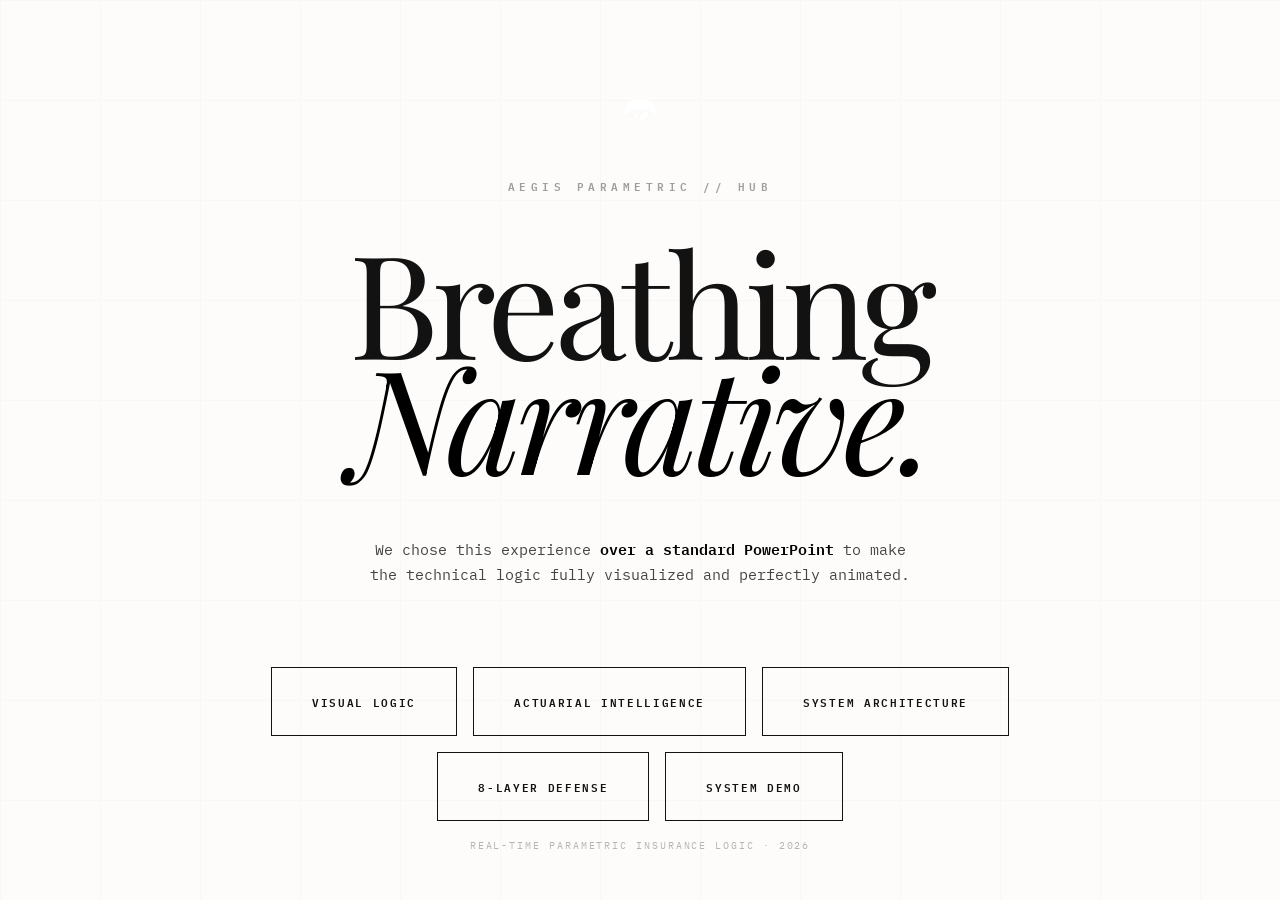
<file: home.html>
<!DOCTYPE html>
<html lang="en">
<head>
    <meta charset="UTF-8">
    <meta name="viewport" content="width=device-width, initial-scale=1.0">
    <title>Aegis — Beyond the Slides</title>
    <link rel="preconnect" href="https://fonts.googleapis.com">
    <link rel="preconnect" href="https://fonts.gstatic.com" crossorigin>
    <link href="https://fonts.googleapis.com/css2?family=IBM+Plex+Mono:wght@400;600&family=Playfair+Display:ital,wght@0,400..900;1,400..900&display=swap" rel="stylesheet">
    <style>
        :root {
            --bg: #fdfcfb;
            --text: #121212;
            --gray: #e0ddd5;
            --font-mono: 'IBM Plex Mono', monospace;
            --font-serif: 'Playfair Display', serif;
            --easing: cubic-bezier(0.16, 1, 0.3, 1);
        }

        * { margin: 0; padding: 0; box-sizing: border-box; }

        body {
            background-color: var(--bg);
            color: var(--text);
            font-family: var(--font-mono);
            height: 100vh;
            overflow: hidden;
            display: flex;
            align-items: center;
            justify-content: center;
            -webkit-font-smoothing: antialiased;
        }

        .grid-overlay {
            position: fixed;
            top: 0; left: 0; width: 100%; height: 100%;
            background-image: 
                linear-gradient(to right, var(--gray) 1px, transparent 1px),
                linear-gradient(to bottom, var(--gray) 1px, transparent 1px);
            background-size: 100px 100px;
            pointer-events: none;
            opacity: 0.15;
            z-index: 1;
        }

        main {
            position: relative;
            z-index: 10;
            text-align: center;
            max-width: 1000px;
            width: 100%;
            padding: 2rem;
        }

        .label {
            font-size: 0.7rem;
            font-weight: 600;
            letter-spacing: 0.4em;
            text-transform: uppercase;
            color: rgba(18,18,18,0.4);
            margin-bottom: 3rem;
            display: block;
        }

        h1 {
            font-family: var(--font-serif);
            font-size: clamp(4rem, 12vw, 9rem);
            line-height: 0.8;
            margin-bottom: 4rem;
            font-weight: 400;
            letter-spacing: -0.04em;
        }

        h1 span { font-style: italic; color: #000; }

        .manifesto {
            font-family: var(--font-mono);
            font-size: 0.95rem;
            line-height: 1.6;
            max-width: 550px;
            margin: 0 auto 5rem;
            color: #444;
        }

        .manifesto strong { color: #000; font-weight: 600; }

        .actions {
            display: flex;
            gap: 1rem;
            justify-content: center;
            flex-wrap: wrap;
        }

        .btn {
            text-decoration: none;
            color: var(--text);
            font-weight: 600;
            font-size: 0.7rem;
            text-transform: uppercase;
            letter-spacing: 0.15em;
            padding: 1.5rem 2.5rem;
            border: 1px solid var(--text);
            background: transparent;
            transition: all 0.4s var(--easing);
        }

        .btn:hover {
            background: var(--text);
            color: #fff;
            transform: translateY(-5px);
        }

        .footer {
            position: fixed;
            bottom: 3rem;
            left: 0;
            width: 100%;
            text-align: center;
            font-size: 0.6rem;
            letter-spacing: 0.2em;
            color: rgba(18,18,18,0.3);
            text-transform: uppercase;
        }

    </style>
</head>
<body>
    <div class="grid-overlay"></div>

    <main>
        <img src="logo.png" alt="Aegis Logo" style="width: 60px; height: 60px; filter: invert(1); margin-bottom: 2rem;">
        <span class="label">Aegis Parametric // Hub</span>
        <h1>Breathing <span>Narrative.</span></h1>
        <p class="manifesto">
            We chose this experience <strong>over a standard PowerPoint</strong> to make the technical logic fully visualized and perfectly animated.
        </p>
        
        <div class="actions">
            <a href="logic.html" class="btn">Visual Logic</a>
            <a href="actuary.html" class="btn">Actuarial Intelligence</a>
            <a href="arch.html" class="btn">System Architecture</a>
            <a href="surya/index.html" class="btn">8-Layer Defense</a>
            <a href="index.html" class="btn">System Demo</a>
        </div>
    </main>

    <div class="footer">
        Real-time Parametric Insurance Logic · 2026
    </div>

    <script>
        // Subtle entrance
        document.addEventListener('DOMContentLoaded', () => {
            const h1 = document.querySelector('h1');
            const main = document.querySelector('main');
            
            h1.style.opacity = '0';
            h1.style.transform = 'scale(0.95) translateY(20px)';
            
            setTimeout(() => {
                h1.style.transition = 'all 1.2s var(--easing)';
                h1.style.opacity = '1';
                h1.style.transform = 'scale(1) translateY(0)';
            }, 300);
        });
    </script>
</body>
</html>
</file>
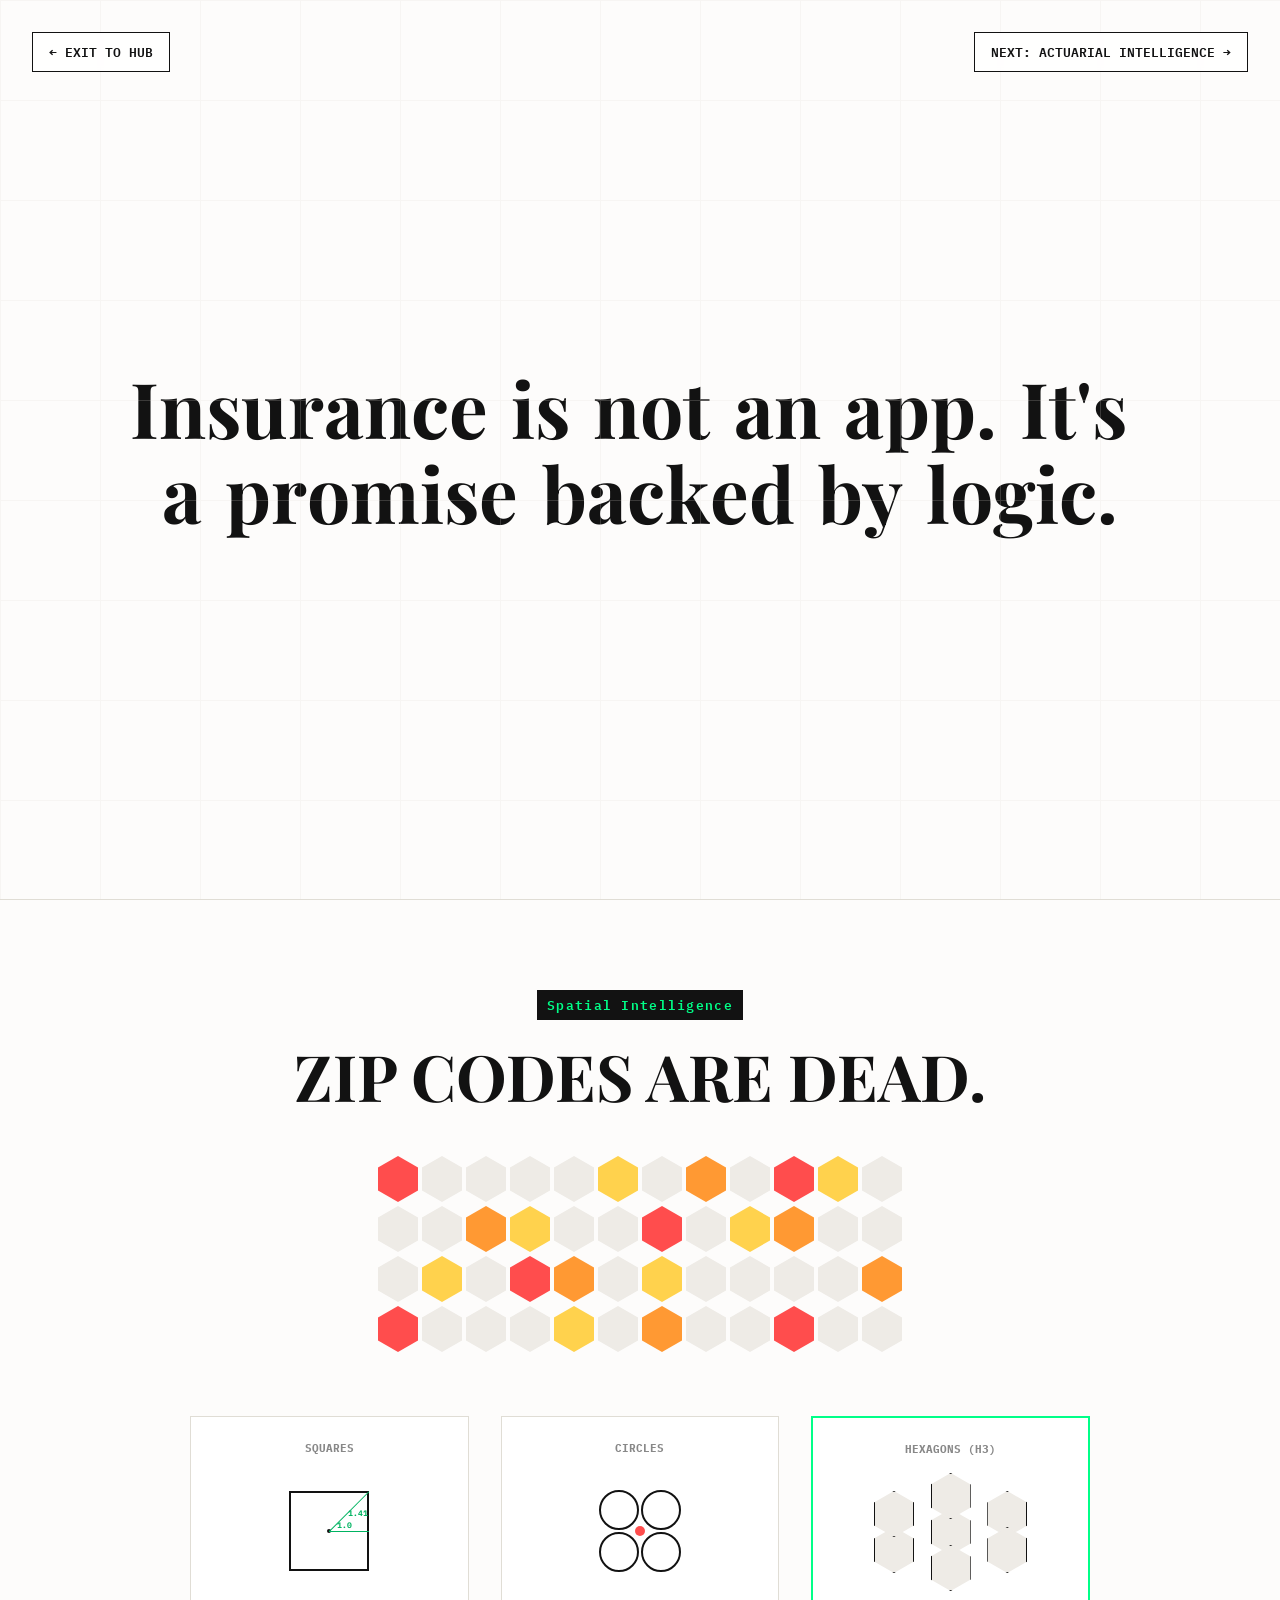
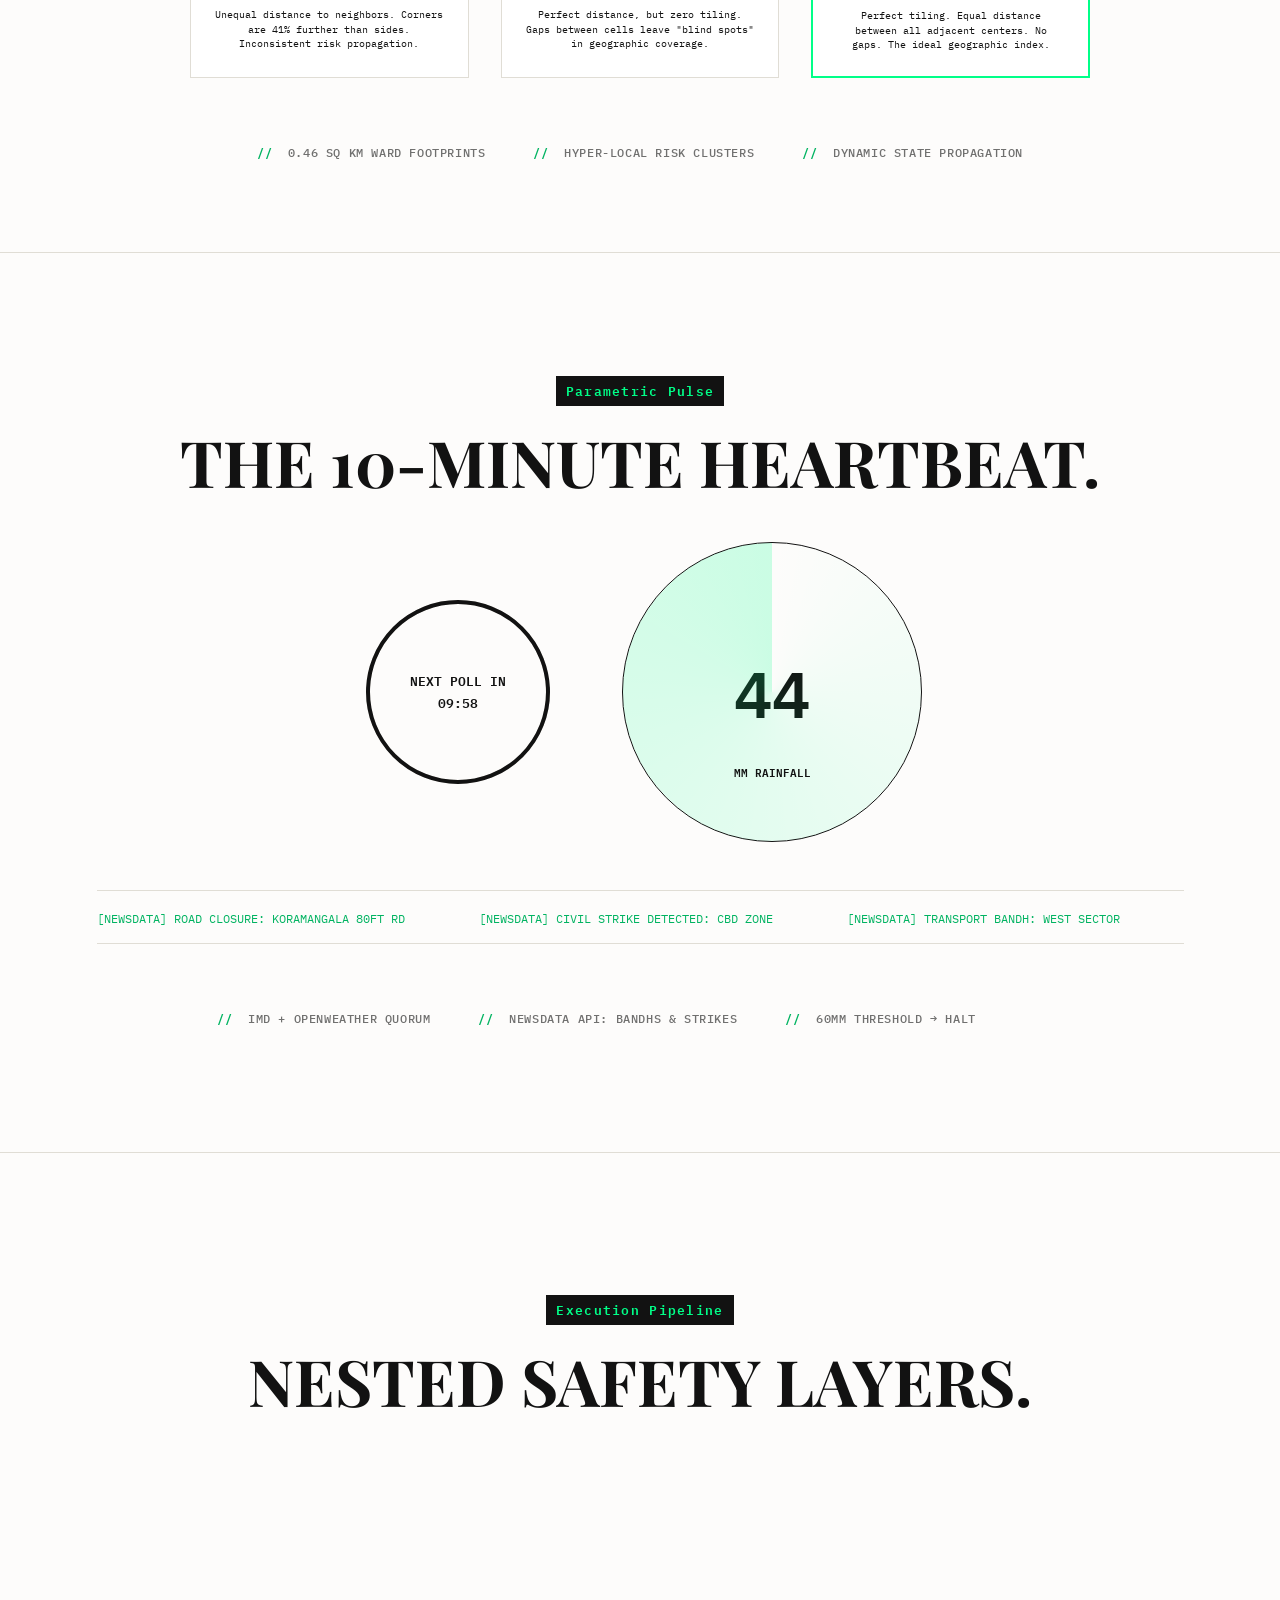
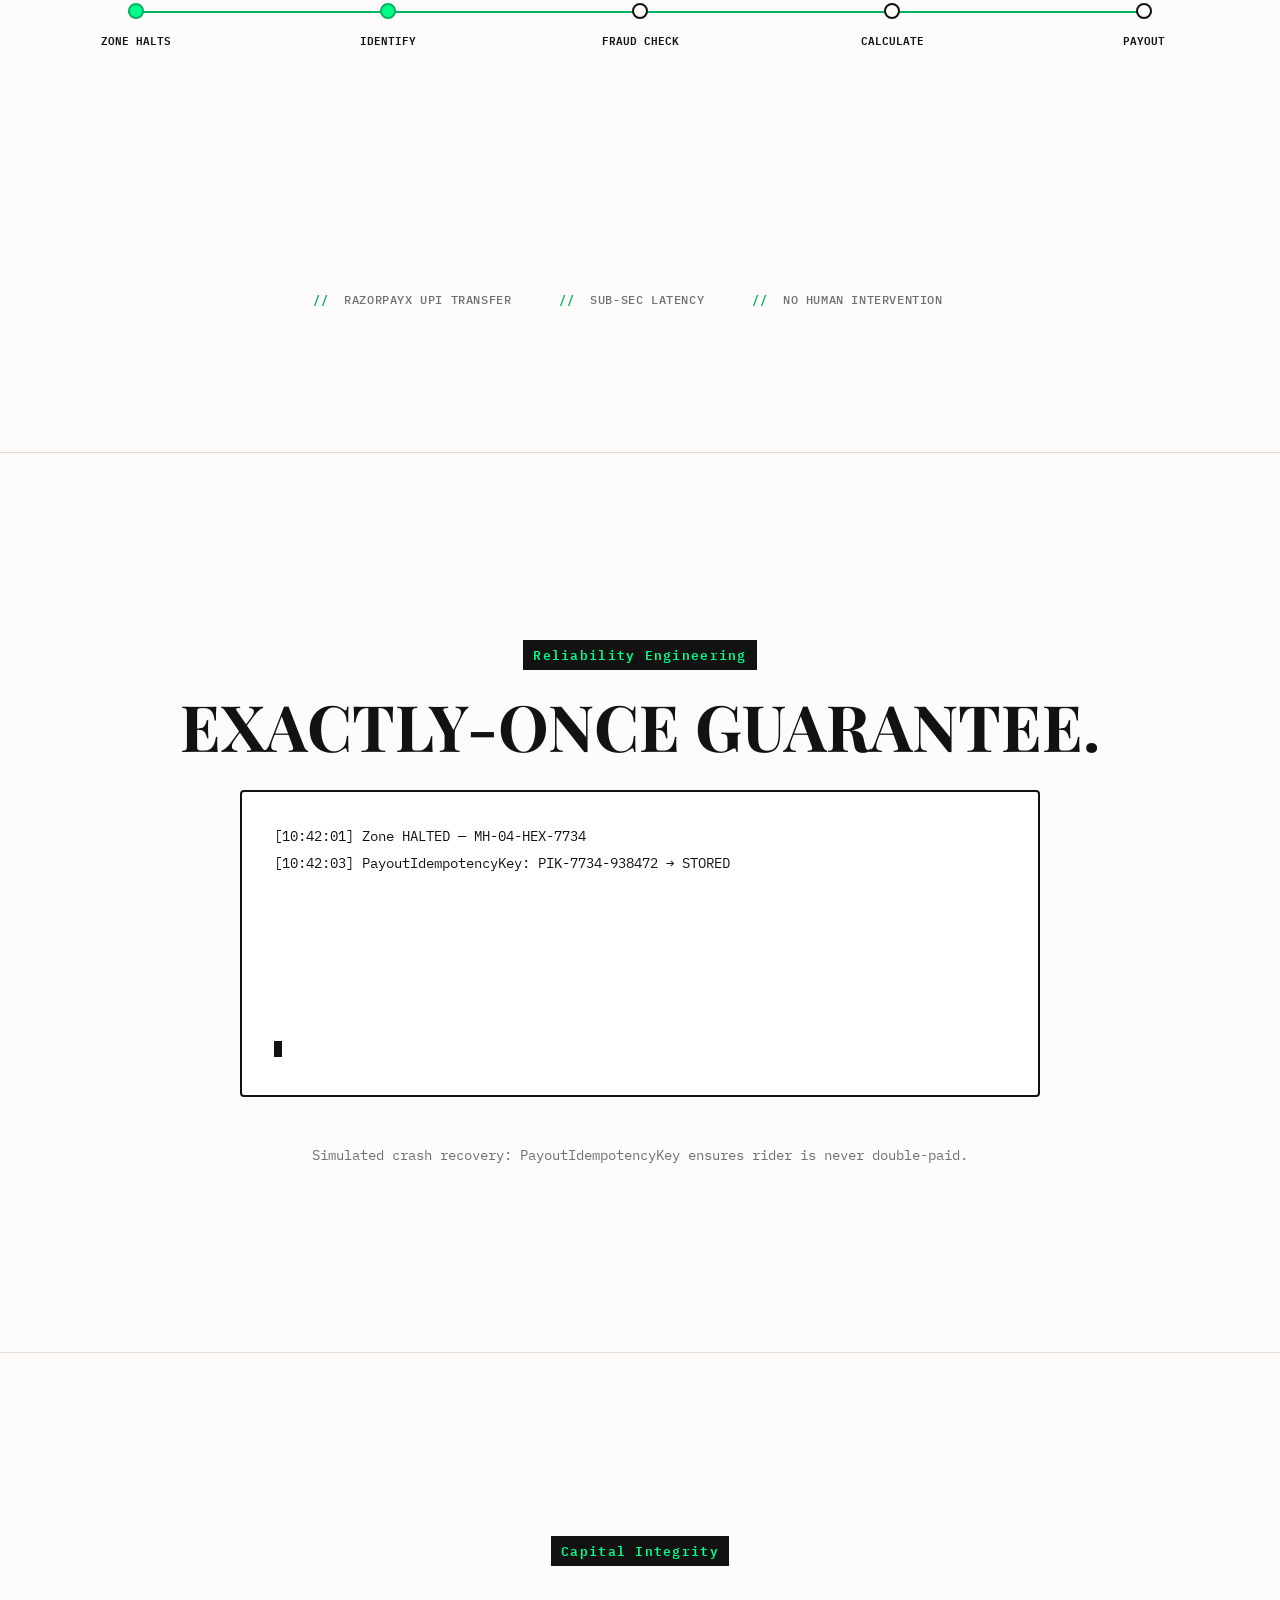
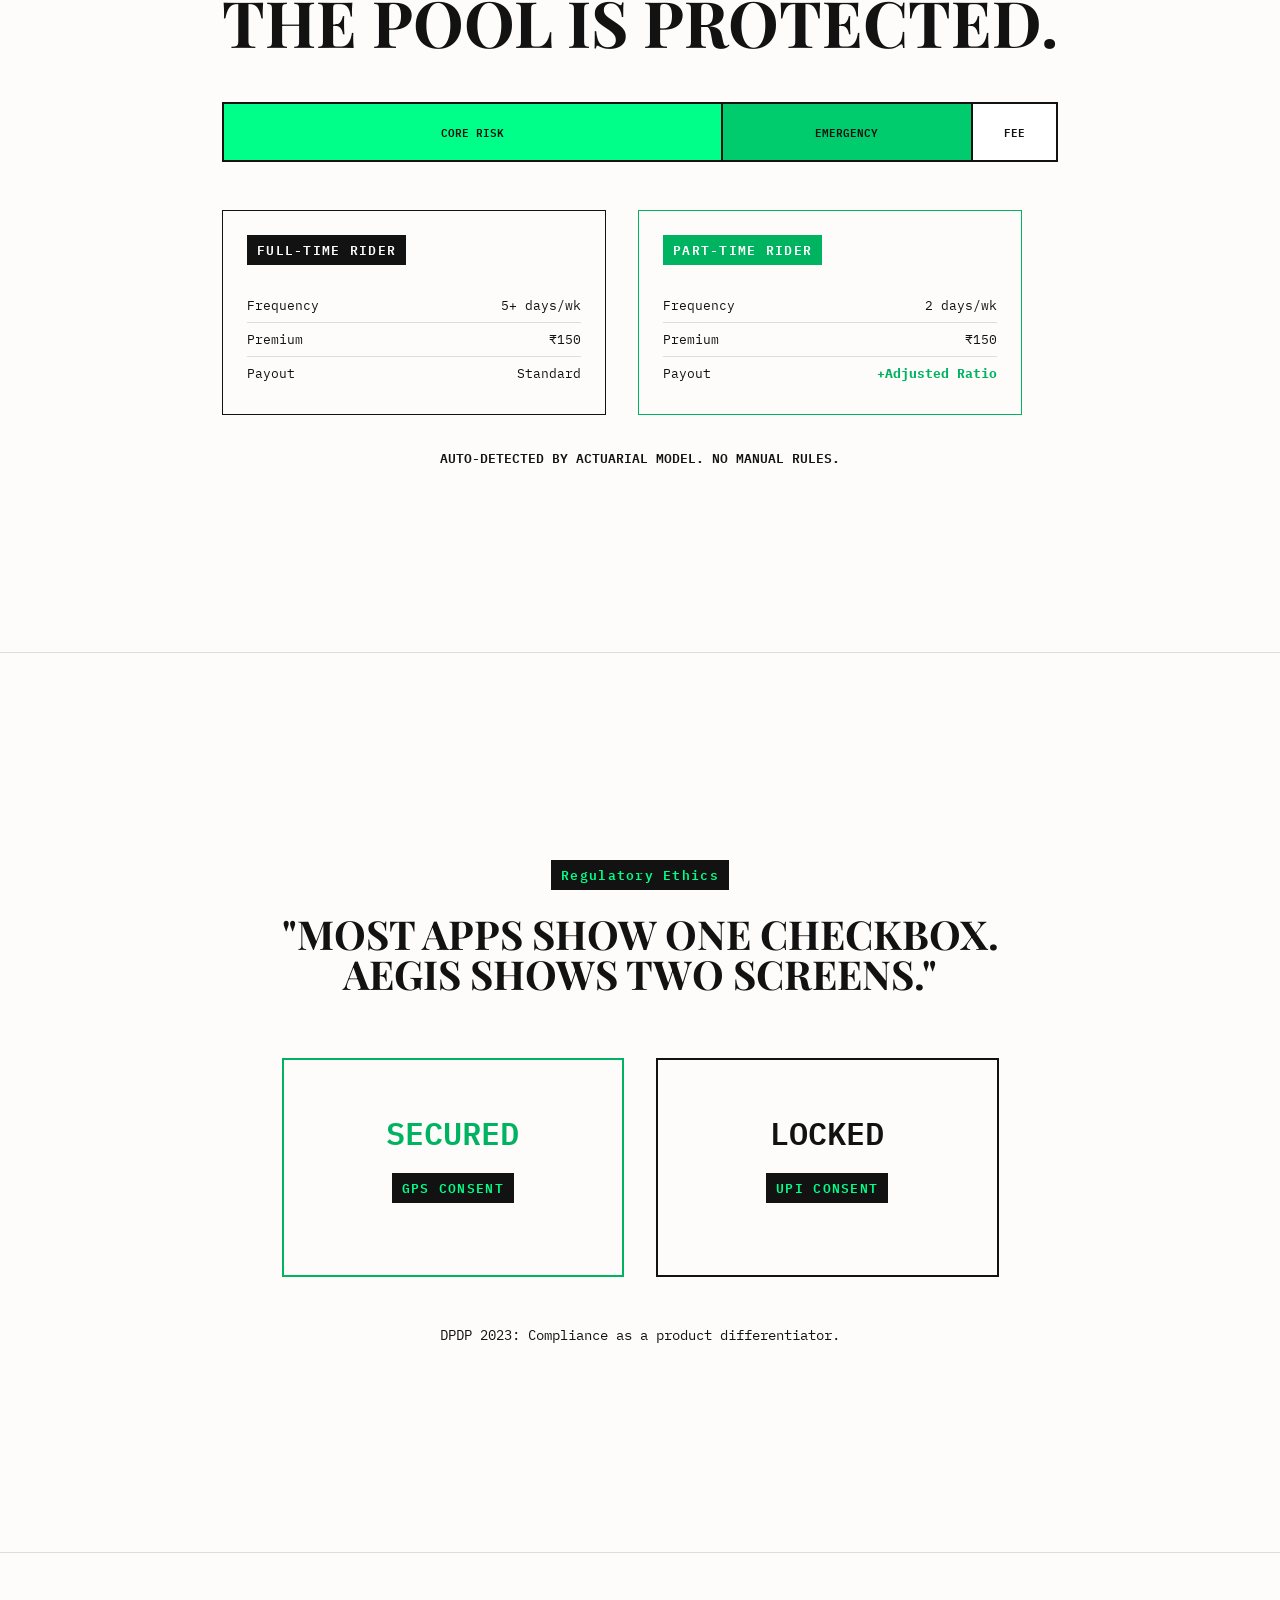
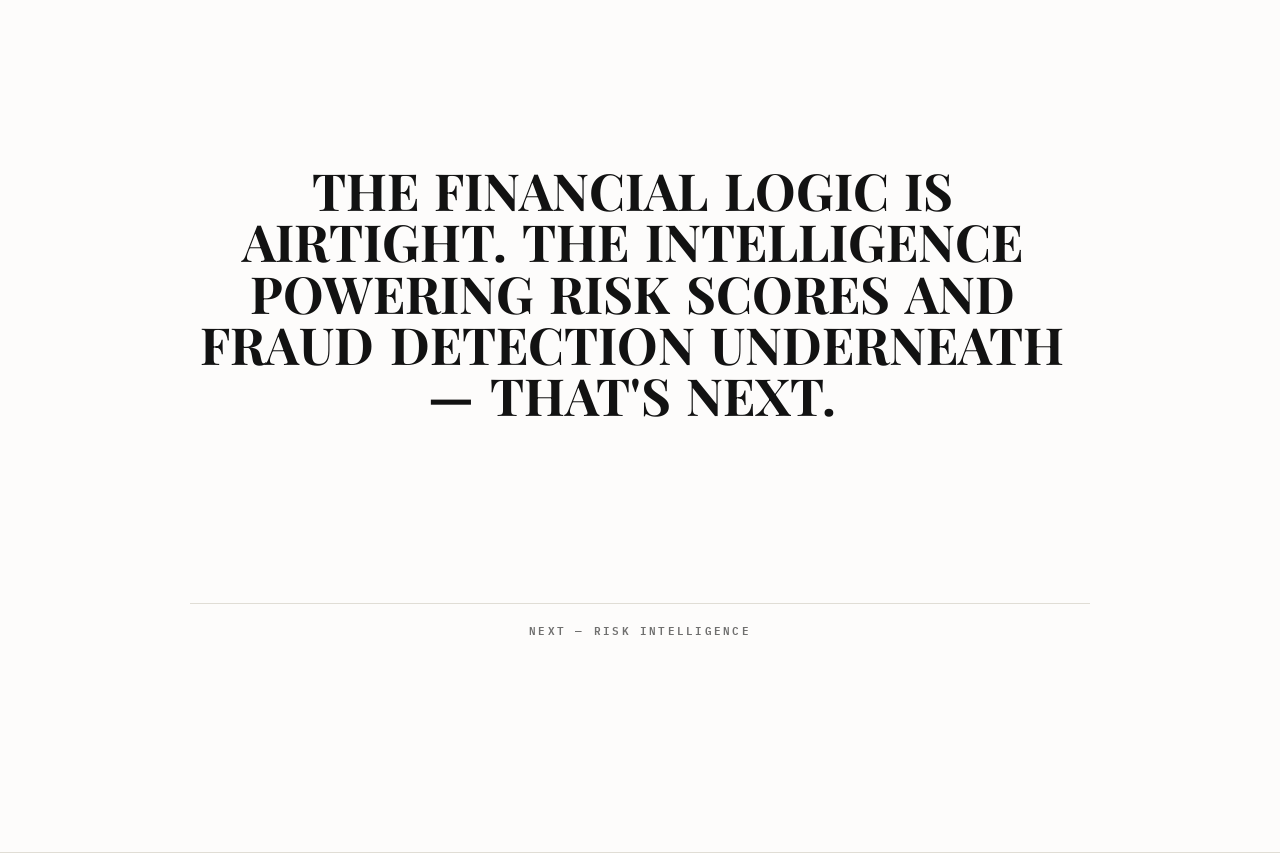
<file: logic.html>
<!DOCTYPE html>
<html lang="en">
<head>
    <meta charset="UTF-8">
    <meta name="viewport" content="width=device-width, initial-scale=1.0">
    <title>Aegis — Technical Narrative</title>
    <link rel="preconnect" href="https://fonts.googleapis.com">
    <link rel="preconnect" href="https://fonts.gstatic.com" crossorigin>
    <link href="https://fonts.googleapis.com/css2?family=IBM+Plex+Mono:wght@400;500;600&family=Playfair+Display:ital,wght@0,400..900;1,400..900&display=swap" rel="stylesheet">
    <style>
        :root {
            --bg: #fdfcfb;
            --text: #121212;
            --accent: #00ff88;
            --accent-muted: #00b361;
            --gray: #e0ddd5;
            --gray-dark: #f0ede8;
            --font-mono: 'IBM Plex Mono', monospace;
            --font-serif: 'Playfair Display', serif;
            --easing: cubic-bezier(0.16, 1, 0.3, 1);
        }

        * {
            margin: 0;
            padding: 0;
            box-sizing: border-box;
        }

        body {
            background-color: var(--bg);
            color: var(--text);
            font-family: var(--font-mono);
            overflow-x: hidden;
            -webkit-font-smoothing: antialiased;
        }

        /* Structural Grid */
        .grid-overlay {
            position: fixed;
            top: 0;
            left: 0;
            width: 100%;
            height: 100%;
            background-image: 
                linear-gradient(to right, var(--gray) 1px, transparent 1px),
                linear-gradient(to bottom, var(--gray) 1px, transparent 1px);
            background-size: 100px 100px;
            pointer-events: none;
            opacity: 0.2;
            z-index: 100;
        }

        section {
            min-height: 100vh;
            display: flex;
            flex-direction: column;
            align-items: center;
            justify-content: center;
            padding: 10vh 10vw;
            position: relative;
            border-bottom: 1px solid var(--gray);
            text-align: center;
        }

        section.dark {
            background: #0a0a0a;
            color: #e8e4dc;
        }

        .visual-container {
            width: 100%;
            max-width: 1200px;
            margin-top: 3rem;
            position: relative;
        }

        h2 {
            font-family: var(--font-serif);
            font-size: clamp(2rem, 5vw, 4rem);
            text-transform: uppercase;
            margin-bottom: 2rem;
            line-height: 1;
        }

        .mono-label {
            font-size: 0.8rem;
            background: var(--text);
            color: var(--accent);
            padding: 4px 10px;
            display: inline-block;
            margin-bottom: 1.5rem;
            letter-spacing: 0.1em;
            font-weight: 600;
        }

        section.dark .mono-label {
            background: #e8e4dc;
            color: #0a0a0a;
        }

        .reveal {
            opacity: 0;
            transform: translateY(30px);
            transition: opacity 1s var(--easing), transform 1s var(--easing);
        }

        .reveal.active {
            opacity: 1;
            transform: translateY(0);
        }

        /* Key Notes */
        .key-notes {
            margin-top: 4rem;
            display: flex;
            justify-content: center;
            gap: 3rem;
            flex-wrap: wrap;
            max-width: 1000px;
        }

        .note-item {
            font-family: var(--font-mono);
            font-size: 0.75rem;
            color: rgba(18, 18, 18, 0.6);
            font-weight: 500;
            text-align: left;
            letter-spacing: 0.05em;
        }

        section.dark .note-item { color: rgba(232, 228, 220, 0.6); }

        .note-item span {
            color: var(--accent-muted);
            margin-right: 8px;
            font-weight: 600;
        }

        /* Panel 1: Hex Map */
        .hex-map {
            display: grid;
            grid-template-columns: repeat(12, 40px);
            gap: 4px;
            justify-content: center;
        }

        .hex {
            width: 40px;
            height: 46px;
            background: #eeebe6;
            clip-path: polygon(50% 0%, 100% 25%, 100% 75%, 50% 100%, 0% 75%, 0% 25%);
            transition: all 0.6s var(--easing);
        }

        .hex.active-1 { background: #ffd24d; }
        .hex.active-2 { background: #ff9933; }
        .hex.active-3 { background: #ff4d4d; }

        /* Panel 2: Clock & Radar */
        .weather-visuals {
            display: flex;
            gap: 4rem;
            align-items: center;
            justify-content: center;
            flex-wrap: wrap;
        }

        .clock-ring {
            width: 200px;
            height: 200px;
            position: relative;
        }

        .clock-svg {
            transform: rotate(-90deg);
        }

        .clock-bg { fill: none; stroke: var(--gray); stroke-width: 4; }
        .clock-progress { 
            fill: none; stroke: var(--text); stroke-width: 4; 
            stroke-dasharray: 565; stroke-dashoffset: 565;
            transition: stroke-dashoffset 1s linear;
        }

        .clock-text {
            position: absolute;
            top: 50%; left: 50%;
            transform: translate(-50%, -50%);
            font-size: 0.8rem;
            font-weight: 600;
            width: 100%;
        }

        .radar-circle {
            width: 300px; height: 300px;
            border: 1px solid var(--text);
            border-radius: 50%;
            position: relative;
            display: flex; align-items: center; justify-content: center;
        }

        .radar-sweep {
            position: absolute; top: 0; left: 0; width: 100%; height: 100%;
            background: conic-gradient(from 0deg, transparent, rgba(0, 255, 136, 0.2));
            border-radius: 50%;
            animation: rotate 4s linear infinite;
        }

        @keyframes rotate { from { transform: rotate(0deg); } to { transform: rotate(360deg); } }

        /* Panel 3: Fraud Sub-checklist */
        .pipeline-container {
            position: relative;
            height: 300px;
            width: 100%;
            display: flex;
            align-items: center;
            justify-content: space-between;
        }

        .pipeline-line {
            position: absolute;
            top: 50%; left: 0; width: 100%; height: 2px;
            background: var(--gray);
            z-index: 1;
        }

        .pipeline-progress {
            position: absolute;
            top: 50%; left: 0; width: 0%; height: 2px;
            background: var(--accent-muted);
            z-index: 2;
            transition: width 4s linear;
        }

        .node {
            width: 16px; height: 16px; background: var(--bg);
            border: 2px solid var(--text);
            border-radius: 50%;
            z-index: 3;
            position: relative;
            display: flex; flex-direction: column; align-items: center;
        }

        .node.active { background: var(--accent); border-color: var(--accent-muted); }

        .node-label {
            position: absolute; top: 25px; font-size: 0.7rem; font-weight: 600;
            white-space: nowrap; text-transform: uppercase;
        }

        .fraud-checklist {
            position: absolute; top: 60px; left: 50%;
            transform: translateX(-50%);
            text-align: left;
            font-size: 0.7rem;
            width: 250px;
            opacity: 0;
            transition: opacity 0.5s var(--easing);
        }

        .check-item { margin-bottom: 4px; color: var(--accent-muted); }

        /* Panel 3.5: Terminal */
        .terminal {
            width: 100%;
            max-width: 800px;
            background: #fff;
            border: 2px solid var(--text);
            border-radius: 4px;
            padding: 2rem;
            text-align: left;
            font-family: var(--font-mono);
            font-size: 0.9rem;
            line-height: 1.6;
            color: var(--text);
            margin: 0 auto;
        }

        .term-line { opacity: 0; margin-bottom: 4px; }
        .term-cursor { display: inline-block; width: 8px; height: 16px; background: var(--text); animation: blink 1s infinite; }
        @keyframes blink { 0%, 100% { opacity: 1; } 50% { opacity: 0; } }

        /* Panel 4: Part-timer logic */
        .rider-comparison {
            display: grid;
            grid-template-columns: 1fr 1fr;
            gap: 2rem;
            margin-top: 3rem;
            width: 100%;
            max-width: 800px;
        }

        .rider-table {
            border: 1px solid var(--text);
            padding: 1.5rem;
            text-align: left;
        }

        .table-row {
            display: flex;
            justify-content: space-between;
            border-bottom: 1px solid var(--gray);
            padding: 8px 0;
            font-size: 0.8rem;
        }

        .table-row:last-child { border-bottom: none; }

        /* Handoff */
        #handoff-text span { opacity: 0; display: inline-block; margin-right: 0.3em; }
        .tag-row span { transform: translateY(20px); opacity: 0; transition: all 0.5s var(--easing); }
        .tag-row.active span { transform: translateY(0); opacity: 1; }

        /* General styles */
        .nav-back {
            position: fixed; top: 2rem; left: 2rem; z-index: 200;
            color: var(--text); text-decoration: none; font-size: 0.8rem; font-weight: 600;
            border: 1px solid var(--text); padding: 0.5rem 1rem;
            background: rgba(255, 255, 255, 0.8); backdrop-filter: blur(4px);
        }

        @keyframes ticker {
            0% { transform: translateX(100%); }
            100% { transform: translateX(-100%); }
        }

        .ticker-wrap { display: inline-block; animation: ticker 25s linear infinite; }

        /* H3 Choice Visuals */
        .h3-comparison {
            display: grid;
            grid-template-columns: repeat(3, 1fr);
            gap: 2rem;
            margin-top: 4rem;
            max-width: 900px;
        }
        .shape-box {
            border: 1px solid var(--gray);
            padding: 1.5rem;
            background: #fff;
            position: relative;
        }
        .shape-box.highlight { border-color: var(--accent); border-width: 2px; }
        .shape-box h4 { font-size: 0.7rem; text-transform: uppercase; margin-bottom: 1rem; color: #888; }
        .shape-box .reason { font-size: 0.65rem; color: var(--text); line-height: 1.4; margin-top: 1rem; }
        
        .geo-viz {
            height: 120px;
            display: flex;
            align-items: center;
            justify-content: center;
            position: relative;
        }

        /* Square */
        .viz-square { width: 80px; height: 80px; border: 2px solid var(--text); position: relative; }
        .viz-square::after { 
            content: ''; position: absolute; top: 50%; left: 50%; width: 4px; height: 4px; 
            background: var(--text); border-radius: 50%; transform: translate(-50%, -50%); 
        }
        .dist-line { position: absolute; background: var(--accent-muted); z-index: 1; }
        .dist-label { position: absolute; font-size: 0.5rem; font-weight: 800; color: var(--accent-muted); }

        /* Circle */
        .viz-circles { display: grid; grid-template-columns: 40px 40px; gap: 2px; }
        .v-circle { width: 40px; height: 40px; border: 2px solid var(--text); border-radius: 50%; }
        .gap-highlight { 
            position: absolute; width: 10px; height: 10px; background: #ff4d4d; 
            border-radius: 50%; z-index: 2; animation: pulse 2s infinite;
        }

        /* Hexagon */
        .viz-hexes { position: relative; width: 40px; height: 46px; }
        .v-hex {
            width: 40px; height: 46px; background: #eeebe6; border: 1px solid var(--text);
            clip-path: polygon(50% 0%, 100% 25%, 100% 75%, 50% 100%, 0% 75%, 0% 25%);
            position: absolute;
        }
        
        @keyframes pulse { 0%, 100% { transform: scale(1); opacity: 1; } 50% { transform: scale(1.5); opacity: 0.5; } }

        @media (max-width: 768px) {
            .weather-visuals, .rider-comparison, .h3-comparison { flex-direction: column; align-items: center; }
            .terminal { font-size: 0.7rem; padding: 1rem; }
        }
    </style>
</head>
<body>
    <div class="grid-overlay"></div>
    <a href="index.html" class="nav-back">← EXIT TO HUB</a>
    <a href="actuary.html" class="nav-back" style="left: auto; right: 2rem;">NEXT: ACTUARIAL INTELLIGENCE →</a>

    <!-- Panel 0: Opening -->
    <section id="panel0">
        <h1 id="hero-quote" class="reveal" style="font-family: var(--font-serif); font-size: clamp(2rem, 6vw, 6rem); line-height: 1.1;"></h1>
    </section>

    <!-- Panel 1: Hex Map -->
    <section id="panel1">
        <div class="reveal">
            <span class="mono-label">Spatial Intelligence</span>
            <h2>ZIP CODES ARE DEAD.</h2>
            <div class="visual-container">
                <div class="hex-map" id="hexMap"></div>
            </div>
            <div class="h3-comparison visual-container">
                <div class="shape-box">
                    <h4>Squares</h4>
                    <div class="geo-viz">
                        <div class="viz-square">
                            <div class="dist-line" style="width: 40px; height: 1px; top: 50%; left: 50%;"></div>
                            <div class="dist-label" style="top: 35%; left: 60%;">1.0</div>
                            <div class="dist-line" style="width: 56px; height: 1px; top: 50%; left: 50%; transform: rotate(-45deg); transform-origin: top left;"></div>
                            <div class="dist-label" style="top: 20%; left: 75%;">1.41</div>
                        </div>
                    </div>
                    <p class="reason">Unequal distance to neighbors. Corners are 41% further than sides. Inconsistent risk propagation.</p>
                </div>
                <div class="shape-box">
                    <h4>Circles</h4>
                    <div class="geo-viz">
                        <div class="gap-highlight"></div>
                        <div class="viz-circles">
                            <div class="v-circle"></div><div class="v-circle"></div>
                            <div class="v-circle"></div><div class="v-circle"></div>
                        </div>
                    </div>
                    <p class="reason">Perfect distance, but zero tiling. Gaps between cells leave "blind spots" in geographic coverage.</p>
                </div>
                <div class="shape-box highlight">
                    <h4>Hexagons (H3)</h4>
                    <div class="geo-viz" id="hexViz">
                        <!-- Hexagons will be positioned by script -->
                    </div>
                    <p class="reason">Perfect tiling. Equal distance between all adjacent centers. No gaps. The ideal geographic index.</p>
                </div>
            </div>

            <div class="key-notes">
                <div class="note-item"><span>//</span> 0.46 SQ KM WARD FOOTPRINTS</div>
                <div class="note-item"><span>//</span> HYPER-LOCAL RISK CLUSTERS</div>
                <div class="note-item"><span>//</span> DYNAMIC STATE PROPAGATION</div>
            </div>
        </div>
    </section>

    <!-- Panel 2: 10-Min Cycle -->
    <section id="panel2">
        <div class="reveal">
            <span class="mono-label">Parametric Pulse</span>
            <h2>THE 10-MINUTE HEARTBEAT.</h2>
            <div class="weather-visuals visual-container">
                <div class="clock-ring">
                    <svg class="clock-svg" width="200" height="200">
                        <circle class="clock-bg" cx="100" cy="100" r="90" />
                        <circle class="clock-progress" id="clockProgress" cx="100" cy="100" r="90" />
                    </svg>
                    <div class="clock-text">
                        NEXT POLL IN<br><span id="timer">09:59</span>
                    </div>
                </div>
                <div class="radar-circle">
                    <div class="radar-sweep"></div>
                    <div style="font-size: 4rem; font-weight: 600;" id="rainVal">00</div>
                    <div style="position: absolute; bottom: 60px; font-size: 0.7rem; font-weight: 600;">MM RAINFALL</div>
                </div>
            </div>
            <div class="news-ticker visual-container" style="border-top: 1px solid var(--gray); border-bottom: 1px solid var(--gray); padding: 1rem 0; overflow: hidden; margin-top: 3rem; white-space: nowrap;">
                <div class="ticker-wrap">
                    <span style="margin-right: 4rem; font-size: 0.75rem; color: var(--accent-muted);">[NEWSDATA] ROAD CLOSURE: KORAMANGALA 80FT RD</span>
                    <span style="margin-right: 4rem; font-size: 0.75rem; color: var(--accent-muted);">[NEWSDATA] CIVIL STRIKE DETECTED: CBD ZONE</span>
                    <span style="margin-right: 4rem; font-size: 0.75rem; color: var(--accent-muted);">[NEWSDATA] TRANSPORT BANDH: WEST SECTOR</span>
                </div>
            </div>
            <div class="key-notes">
                <div class="note-item"><span>//</span> IMD + OPENWEATHER QUORUM</div>
                <div class="note-item"><span>//</span> NEWSDATA API: BANDHS & STRIKES</div>
                <div class="note-item"><span>//</span> 60MM THRESHOLD → HALT</div>
            </div>
        </div>
    </section>

    <!-- Panel 3: Payout Flow + Fraud sub-checklist -->
    <section id="panel3">
        <div class="reveal" style="width: 100%;">
            <span class="mono-label">Execution Pipeline</span>
            <h2>NESTED SAFETY LAYERS.</h2>
            <div class="pipeline-container visual-container">
                <div class="pipeline-line"></div>
                <div class="pipeline-progress" id="flowProgress"></div>
                
                <div class="node" id="n1"><div class="node-label">ZONE HALTS</div></div>
                <div class="node" id="n2"><div class="node-label">IDENTIFY</div></div>
                <div class="node" id="n3">
                    <div class="node-label">FRAUD CHECK</div>
                    <div class="fraud-checklist" id="fraudChecklist">
                        <div class="check-item">→ DUPLICATE EVENT CHECK</div>
                        <div class="check-item">→ GPS VERIFIED AGAINST ZONE</div>
                        <div class="check-item">→ RIDE TIMESTAMP MATCHED</div>
                        <div class="check-item">→ COLLISION CHECK</div>
                    </div>
                </div>
                <div class="node" id="n4"><div class="node-label">CALCULATE</div></div>
                <div class="node" id="n5"><div class="node-label">PAYOUT</div></div>
            </div>
            <div class="key-notes" style="margin-top: 8rem;">
                <div class="note-item"><span>//</span> RAZORPAYX UPI TRANSFER</div>
                <div class="note-item"><span>//</span> SUB-SEC LATENCY</div>
                <div class="note-item"><span>//</span> NO HUMAN INTERVENTION</div>
            </div>
        </div>
    </section>

    <!-- Panel 3.5: Standalone Exactly-Once Beat -->
    <section id="panel3-5">
        <div class="reveal" style="width: 100%;">
            <span class="mono-label">Reliability Engineering</span>
            <h2>EXACTLY-ONCE GUARANTEE.</h2>
            <div class="terminal visual-container" id="terminal">
                <!-- Lines will be injected -->
            </div>
            <p style="margin-top: 3rem; font-size: 0.9rem; color: rgba(18,18,18,0.6);">Simulated crash recovery: PayoutIdempotencyKey ensures rider is never double-paid.</p>
        </div>
    </section>

    <!-- Panel 4: Solvency + Part-timer Logic -->
    <section id="panel4">
        <div class="reveal">
            <span class="mono-label">Capital Integrity</span>
            <h2>THE POOL IS PROTECTED.</h2>
            <div class="solvency-bar visual-container" style="display:flex; height: 60px; border: 2px solid var(--text); overflow: hidden;">
                <div class="seg" style="width: 60%; background: var(--accent); border-right: 2px solid var(--text); display: flex; align-items: center; justify-content: center; font-size: 0.7rem; font-weight: 600;">CORE RISK</div>
                <div class="seg" style="width: 30%; background: #00cc6e; border-right: 2px solid var(--text); display: flex; align-items: center; justify-content: center; font-size: 0.7rem; font-weight: 600;">EMERGENCY</div>
                <div class="seg" style="width: 10%; background: #fff; display: flex; align-items: center; justify-content: center; font-size: 0.7rem; font-weight: 600;">FEE</div>
            </div>

            <div class="rider-comparison visual-container">
                <div class="rider-table">
                    <div class="mono-label" style="background: var(--text); color: var(--bg);">FULL-TIME RIDER</div>
                    <div class="table-row"><span>Frequency</span> <span>5+ days/wk</span></div>
                    <div class="table-row"><span>Premium</span> <span>₹150</span></div>
                    <div class="table-row"><span>Payout</span> <span>Standard</span></div>
                </div>
                <div class="rider-table" style="border-color: var(--accent-muted);">
                    <div class="mono-label" style="background: var(--accent-muted); color: #fff;">PART-TIME RIDER</div>
                    <div class="table-row"><span>Frequency</span> <span>2 days/wk</span></div>
                    <div class="table-row"><span>Premium</span> <span>₹150</span></div>
                    <div class="table-row"><span>Payout</span> <span style="color: var(--accent-muted); font-weight: 700;">+Adjusted Ratio</span></div>
                </div>
            </div>
            <p class="reveal" style="margin-top: 2rem; font-size: 0.8rem; font-weight: 600;">AUTO-DETECTED BY ACTUARIAL MODEL. NO MANUAL RULES.</p>
        </div>
    </section>

    <!-- Panel 5: DPDP Contrast -->
    <section id="panel5">
        <div class="reveal">
            <span class="mono-label">Regulatory Ethics</span>
            <h2 style="font-size: 2.5rem; margin-bottom: 4rem;">"Most apps show one checkbox.<br>Aegis shows two screens."</h2>
            
            <div class="vault-grid visual-container" style="display:grid; grid-template-columns: 1fr 1fr; gap: 2rem; max-width: 800px; margin: 0 auto;">
                <div class="vault-box" style="border: 2px solid var(--text); padding: 3rem;">
                    <div class="v-status" id="v1" style="font-size: 2rem; font-weight: 600; margin-bottom: 1rem;">LOCKED</div>
                    <div class="mono-label">GPS CONSENT</div>
                </div>
                <div class="vault-box" style="border: 2px solid var(--text); padding: 3rem;">
                    <div class="v-status" id="v2" style="font-size: 2rem; font-weight: 600; margin-bottom: 1rem;">LOCKED</div>
                    <div class="mono-label">UPI CONSENT</div>
                </div>
            </div>
            <p class="reveal" style="margin-top: 3rem; font-size: 0.9rem;">DPDP 2023: Compliance as a product differentiator.</p>
        </div>
    </section>

    <!-- Panel 6: Handoff -->
    <section id="panel6">
        <div class="reveal">
            <h2 id="handoff-text" style="max-width: 900px; font-size: clamp(2rem, 4vw, 4rem); margin-bottom: 6rem;">
                The financial logic is airtight. The intelligence powering risk scores and fraud detection underneath — that's next.
            </h2>
            
            <div class="tag-row" id="finalTags" style="display: flex; gap: 2rem; justify-content: center; font-size: 0.8rem; font-weight: 600; color: rgba(18,18,18,0.5); margin-bottom: 4rem;">
                <span>H3 HEXAGONS</span>
                <span>RAZORPAYX</span>
                <span>IDEMPOTENCY</span>
                <span>SOLVENCY ENGINE</span>
                <span>DPDP 2023</span>
            </div>
            
            <div style="width: 100%; height: 1px; background: var(--gray); margin-bottom: 1rem;"></div>
            <div style="font-size: 0.7rem; font-weight: 600; text-transform: uppercase; letter-spacing: 0.2em; opacity: 0.6;">
                NEXT — RISK INTELLIGENCE
            </div>
        </div>
    </section>

    <script>
        // Hero
        const quote = "Insurance is not an app. It's a promise backed by logic.";
        const heroH1 = document.getElementById('hero-quote');
        quote.split('').forEach((char, i) => {
            const span = document.createElement('span');
            span.textContent = char;
            span.style.opacity = '0';
            span.style.display = 'inline-block';
            if (char === ' ') span.style.width = '0.3em';
            span.style.transition = `opacity 0.1s ease ${i * 0.03}s`;
            heroH1.appendChild(span);
            setTimeout(() => span.style.opacity = '1', 100);
        });

        // Hex Map
        const hexMap = document.getElementById('hexMap');
        for(let i=0; i<48; i++) {
            const hex = document.createElement('div');
            hex.className = 'hex';
            hexMap.appendChild(hex);
        }

        // H3 Choice Hexes
        const hexViz = document.getElementById('hexViz');
        if (hexViz) {
            const positions = [
                {t: 50, l: 50}, // Center
                {t: 20, l: 50}, {t: 35, l: 75}, {t: 65, l: 75}, 
                {t: 80, l: 50}, {t: 65, l: 25}, {t: 35, l: 25}
            ];
            positions.forEach(pos => {
                const h = document.createElement('div');
                h.className = 'v-hex';
                h.style.top = `calc(${pos.t}% - 23px)`;
                h.style.left = `calc(${pos.l}% - 20px)`;
                hexViz.appendChild(h);
            });
        }

        // Observer
        const observer = new IntersectionObserver((entries) => {
            entries.forEach(entry => {
                if (entry.isIntersecting) {
                    entry.target.classList.add('active');
                    if (entry.target.id === 'panel1') animateMap();
                    if (entry.target.id === 'panel2') startCycle();
                    if (entry.target.id === 'panel3') startPipeline();
                    if (entry.target.id === 'panel3-5') runTerminal();
                    if (entry.target.id === 'panel5') unlockVaults();
                    if (entry.target.id === 'panel6') runHandoff();
                }
            });
        }, { threshold: 0.3 });

        document.querySelectorAll('section, .reveal').forEach(el => observer.observe(el));

        function animateMap() {
            const hexes = document.querySelectorAll('.hex');
            hexes.forEach((hex, i) => {
                setTimeout(() => {
                    if (i % 9 === 0) hex.classList.add('active-3');
                    else if (i % 7 === 0) hex.classList.add('active-2');
                    else if (i % 5 === 0) hex.classList.add('active-1');
                }, i * 20);
            });
        }

        function startCycle() {
            const ring = document.getElementById('clockProgress');
            const timer = document.getElementById('timer');
            const rain = document.getElementById('rainVal');
            
            ring.style.strokeDashoffset = '0';
            
            let s = 599;
            const tInt = setInterval(() => {
                s--;
                const m = Math.floor(s/60);
                const sec = s%60;
                timer.textContent = `${m.toString().padStart(2,'0')}:${sec.toString().padStart(2,'0')}`;
                if (s <= 0) clearInterval(tInt);
            }, 1000);

            let r = 0;
            const rInt = setInterval(() => {
                r++;
                rain.textContent = r.toString().padStart(2, '0');
                if (r >= 82) clearInterval(rInt);
            }, 30);
        }

        function startPipeline() {
            const progress = document.getElementById('flowProgress');
            const nodes = document.querySelectorAll('.node');
            const checklist = document.getElementById('fraudChecklist');
            
            progress.style.width = '100%';
            nodes.forEach((n, i) => {
                setTimeout(() => {
                    n.classList.add('active');
                    if (n.id === 'n3') checklist.style.opacity = '1';
                }, i * 800);
            });
        }

        function runTerminal() {
            const term = document.getElementById('terminal');
            const lines = [
                "[10:42:01] Zone HALTED — MH-04-HEX-7734",
                "[10:42:03] PayoutIdempotencyKey: PIK-7734-938472 → STORED",
                "[10:42:04] Transfer initiated → ₹420 → Ravi K.",
                "[10:42:04] <span style='color:#ff4d4d'>SERVER CRASH — FAIL-CLOSED TRIGGERED</span>",
                "[10:42:09] System restart in progress...",
                "[10:42:10] Checking PayoutIdempotencyKey: PIK-7734-938472",
                "[10:42:10] <span style='color:#ffd24d'>KEY ALREADY EXISTS → TRANSFER SKIPPED</span>",
                "[10:42:10] Ravi K. not double-paid. System stable."
            ];

            term.innerHTML = '';
            lines.forEach((l, i) => {
                const div = document.createElement('div');
                div.className = 'term-line';
                div.innerHTML = l;
                term.appendChild(div);
                setTimeout(() => div.style.opacity = '1', i * 800);
            });
            const cursor = document.createElement('div');
            cursor.className = 'term-cursor';
            term.appendChild(cursor);
        }

        function unlockVaults() {
            const v1 = document.getElementById('v1');
            const v2 = document.getElementById('v2');
            setTimeout(() => { v1.textContent = 'SECURED'; v1.parentElement.style.borderColor = 'var(--accent-muted)'; v1.style.color = 'var(--accent-muted)'; }, 600);
            setTimeout(() => { v2.textContent = 'SECURED'; v2.parentElement.style.borderColor = 'var(--accent-muted)'; v2.style.color = 'var(--accent-muted)'; }, 1200);
        }

        function runHandoff() {
            const text = document.getElementById('handoff-text');
            const words = text.textContent.trim().split(/\s+/);
            text.innerHTML = '';
            words.forEach((w, i) => {
                const span = document.createElement('span');
                span.textContent = w + ' ';
                span.style.transition = `opacity 0.8s ease ${i * 0.1}s`;
                text.appendChild(span);
                setTimeout(() => span.style.opacity = '1', 50);
            });
            
            setTimeout(() => {
                document.getElementById('finalTags').classList.add('active');
            }, words.length * 100 + 500);
        }

        // ── LIVE BACKGROUND SIMULATIONS ──

        // 1. Terminal Data Pulse (Periodic activity after reveal)
        setInterval(() => {
            const term = document.getElementById('terminal');
            if (!term || term.children.length < 5) return;
            const pulse = document.createElement('div');
            pulse.className = 'term-line';
            pulse.innerHTML = `[${new Date().toLocaleTimeString()}] REPLAY_IDEMPOTENCY_CHECK: PASS`;
            pulse.style.opacity = '0.5';
            term.insertBefore(pulse, term.lastChild);
            if (term.children.length > 10) term.children[0].remove();
        }, 4000);

        // 2. Countdown Pulse
        setInterval(() => {
            const ring = document.querySelector('.clock-ring');
            if (!ring) return;
            ring.style.transform = 'scale(1.02)';
            setTimeout(() => ring.style.transform = 'scale(1)', 300);
        }, 5000);

        // 3. Fraud Checklist Reveal Simulation
        setInterval(() => {
            const items = document.querySelectorAll('.check-item');
            if (items.length === 0) return;
            const random = items[Math.floor(Math.random() * items.length)];
            random.style.color = 'var(--accent)';
            setTimeout(() => random.style.color = 'inherit', 500);
        }, 2000);

    </script>
</body>
</html>
</file>
